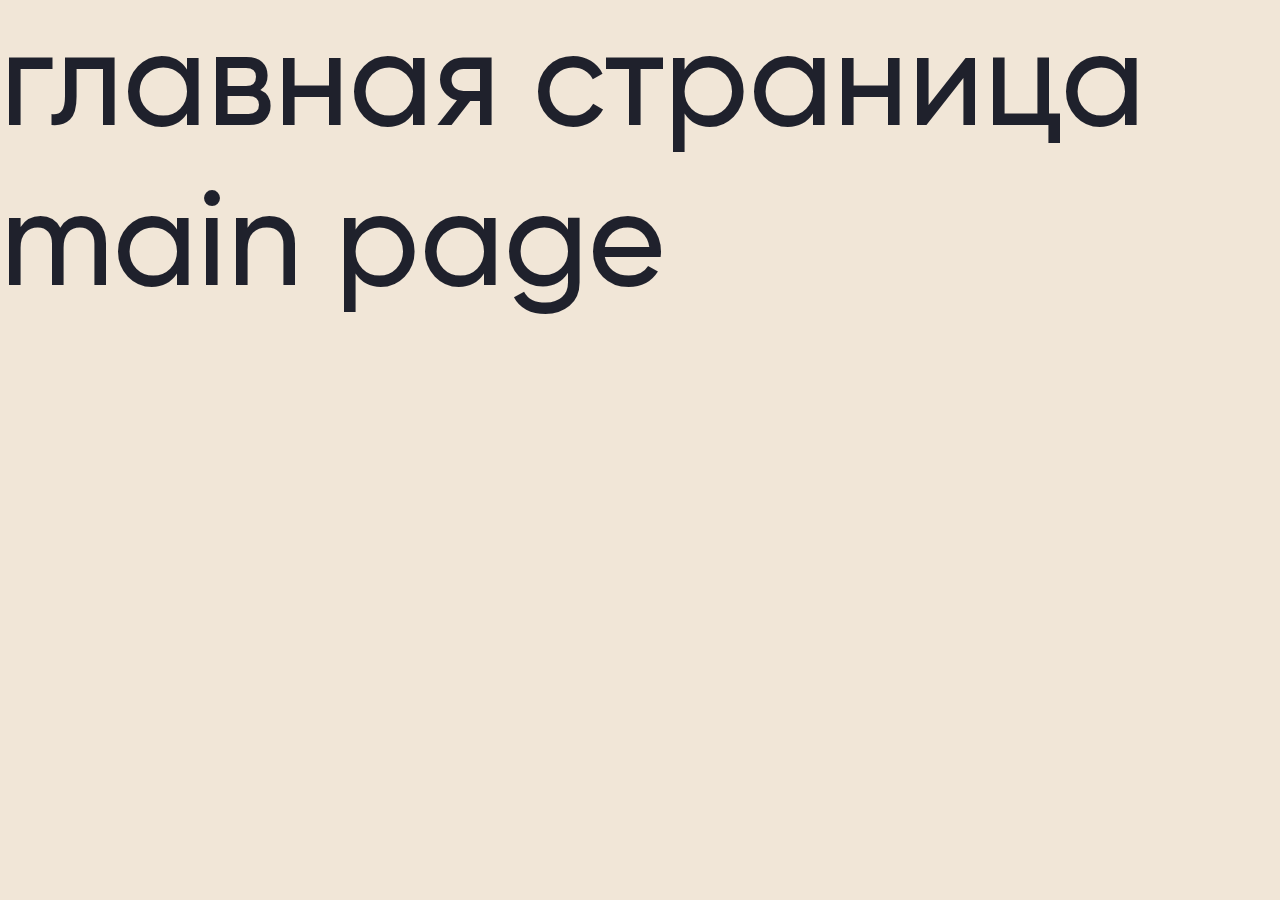
<file: index.html>
<!DOCTYPE html>
<html lang="ru">
<head>
    <meta charset="UTF-8">
    <meta name="viewport" content="width=device-width, initial-scale=1.0, shrink-to-fit=no">
    <meta name="description" content="another website">
    <title>Алиал</title>

    <link rel="stylesheet" href="css/swiper-bundle.min.css">
    <link rel="stylesheet" href="font/stylesheet.css">
    <link rel="stylesheet" href="css/style.css">
</head>
<body>

<a href="./main.html" style="font-size: 20rem;">главная страница</a><br>
<a href="./main_en.html" style="font-size: 20rem;">main page</a>

<script src="https://api-maps.yandex.ru/2.1/?lang=ru_RU"></script>
<script src="js/swiper-bundle.min.js"></script>
<script src="./js/jquery.fancybox.min.js"></script>
<script src="https://code.jquery.com/jquery-3.3.1.min.js" integrity="sha256-FgpCb/KJQlLNfOu91ta32o/NMZxltwRo8QtmkMRdAu8=" crossorigin="anonymous"></script>
<script src="./js/jquery.maskedinput.js"></script>
<script src="./js/inputmask.js"></script>
<script src="./js/swiper.js"></script>
<script src="js/main.js"></script>
</body>
</html>
</file>
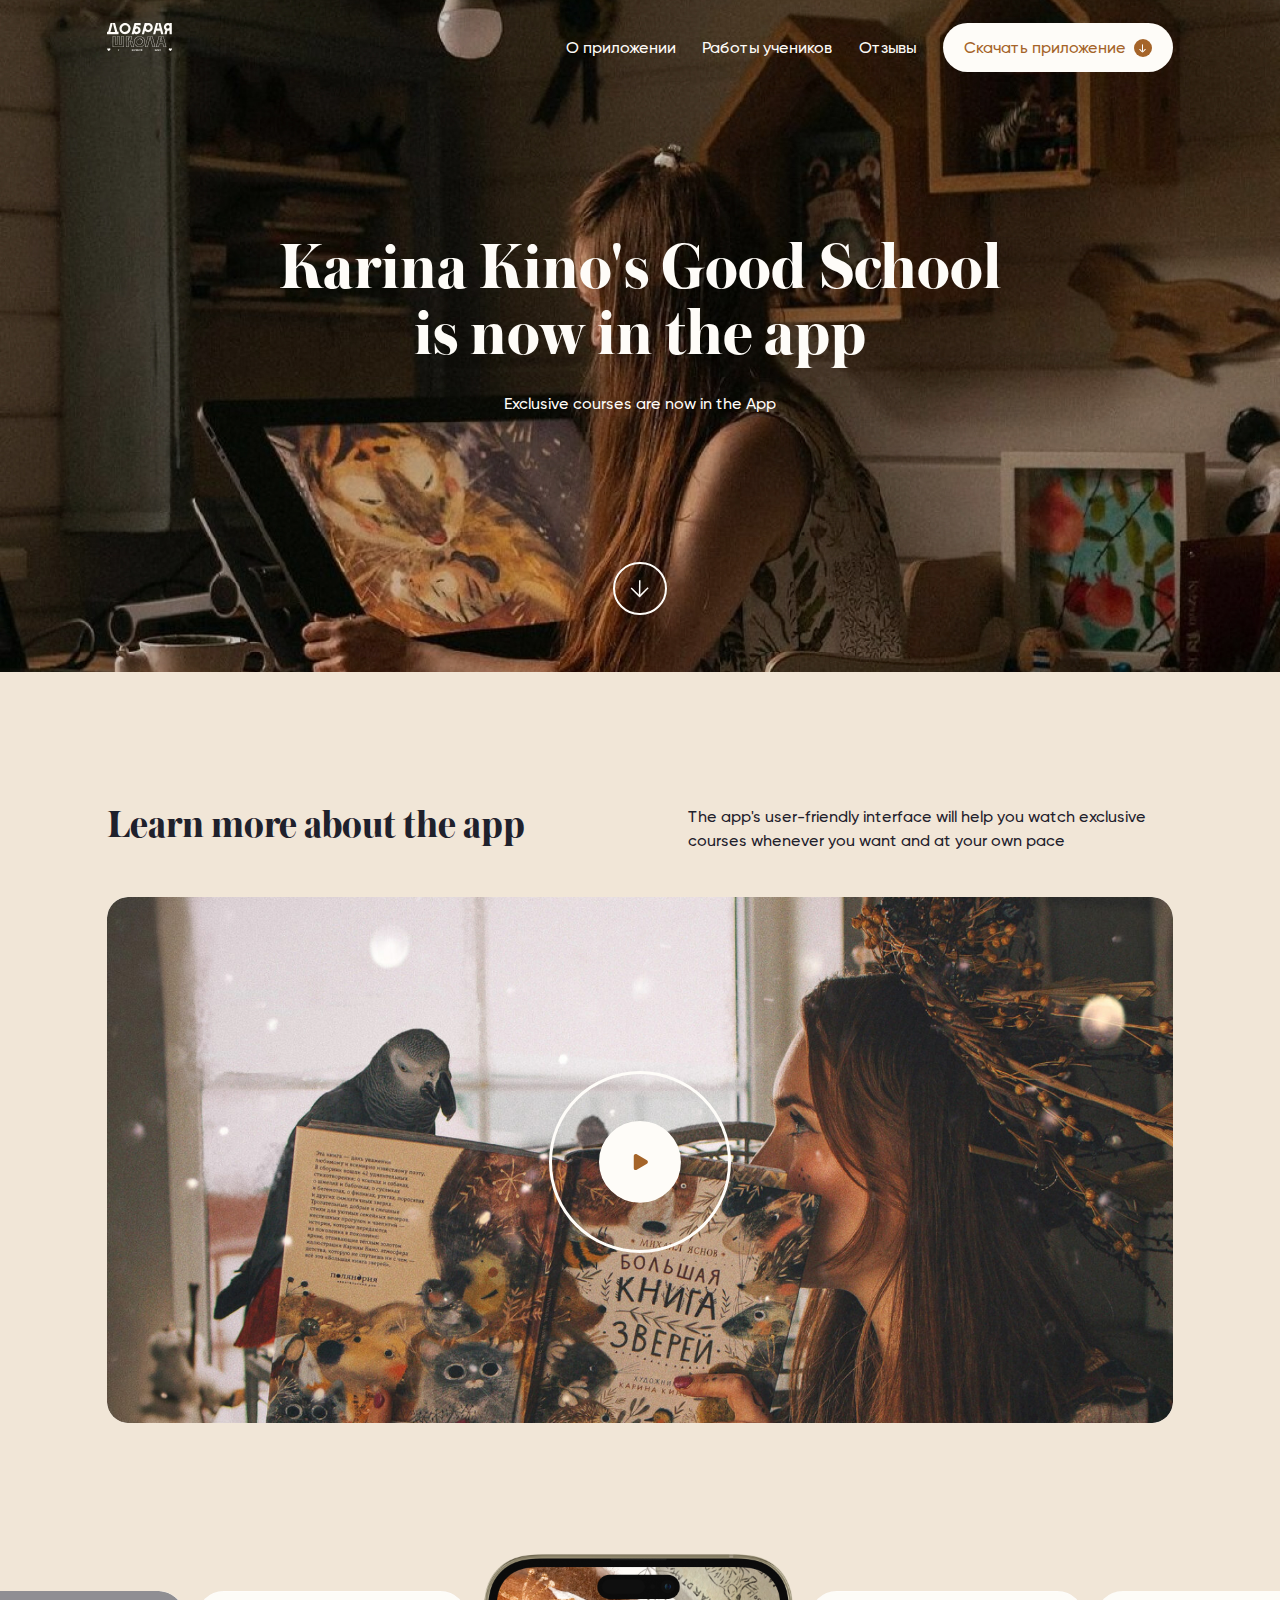
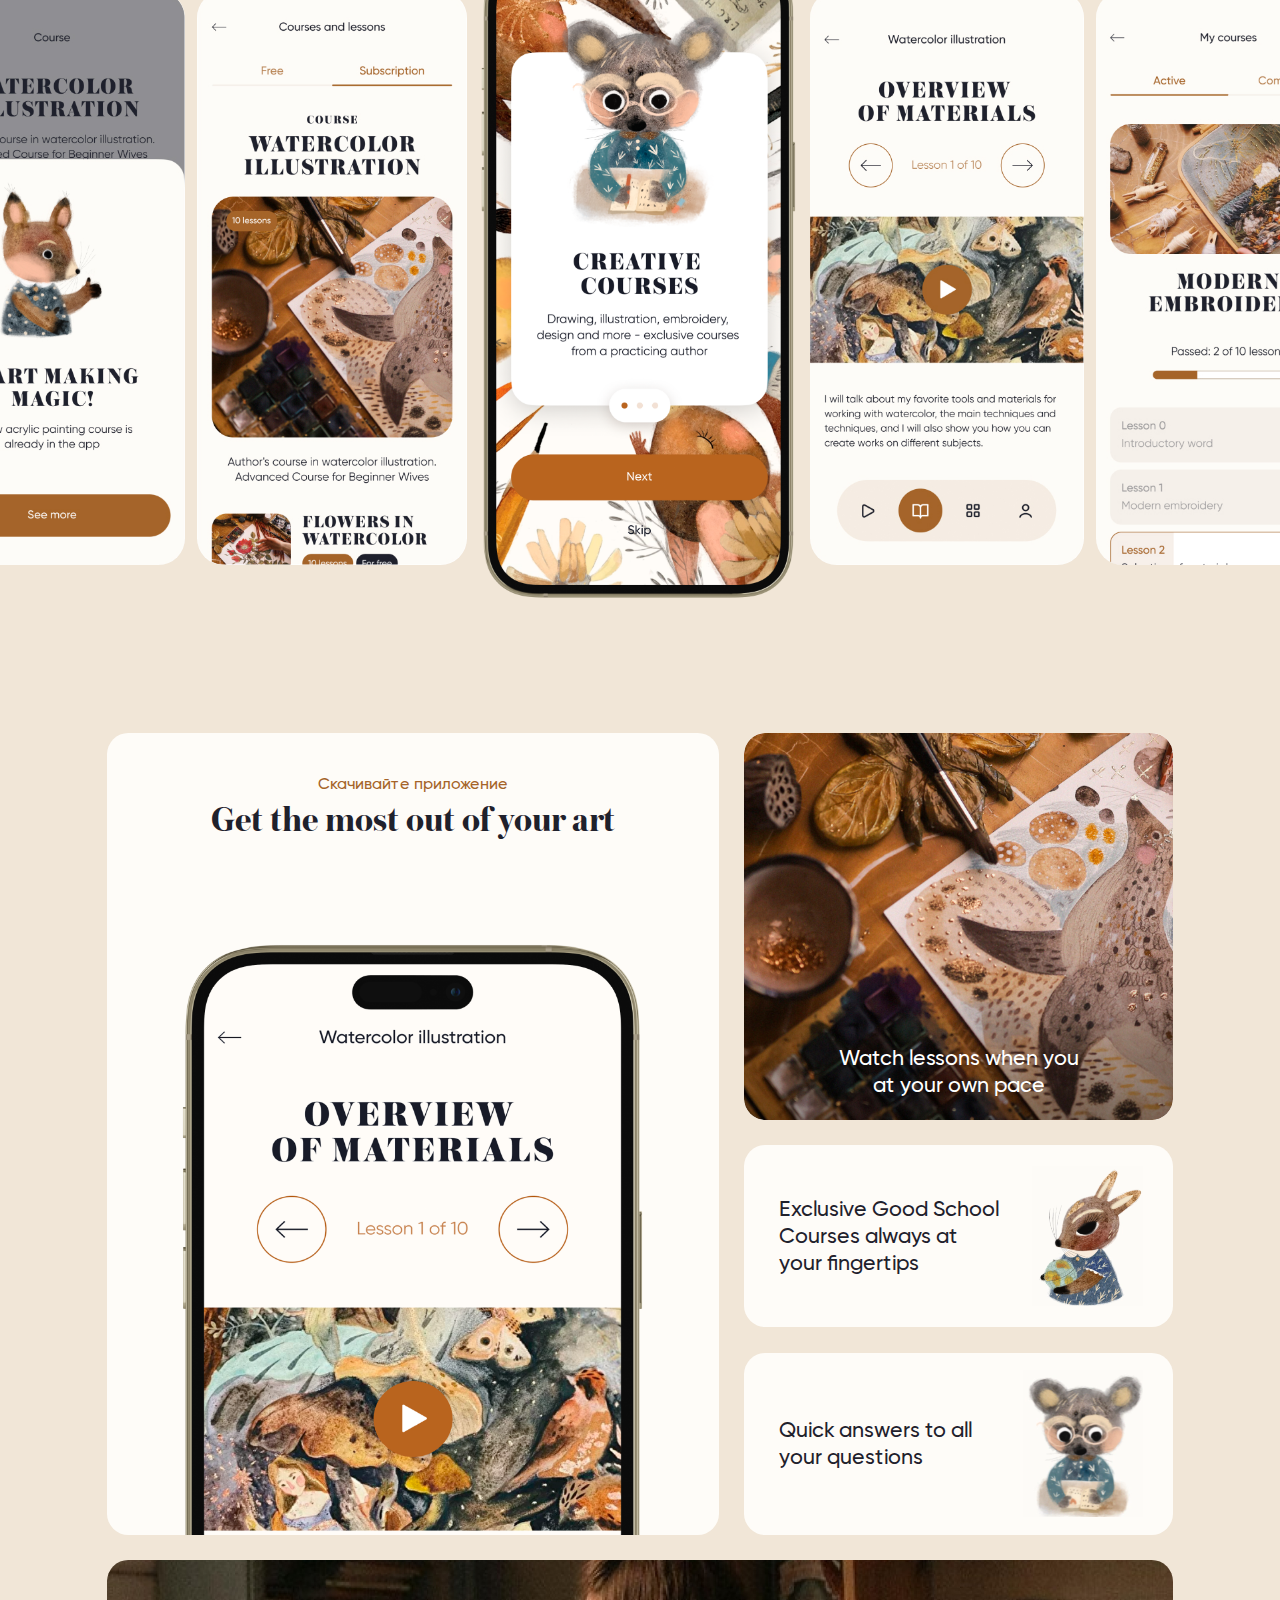
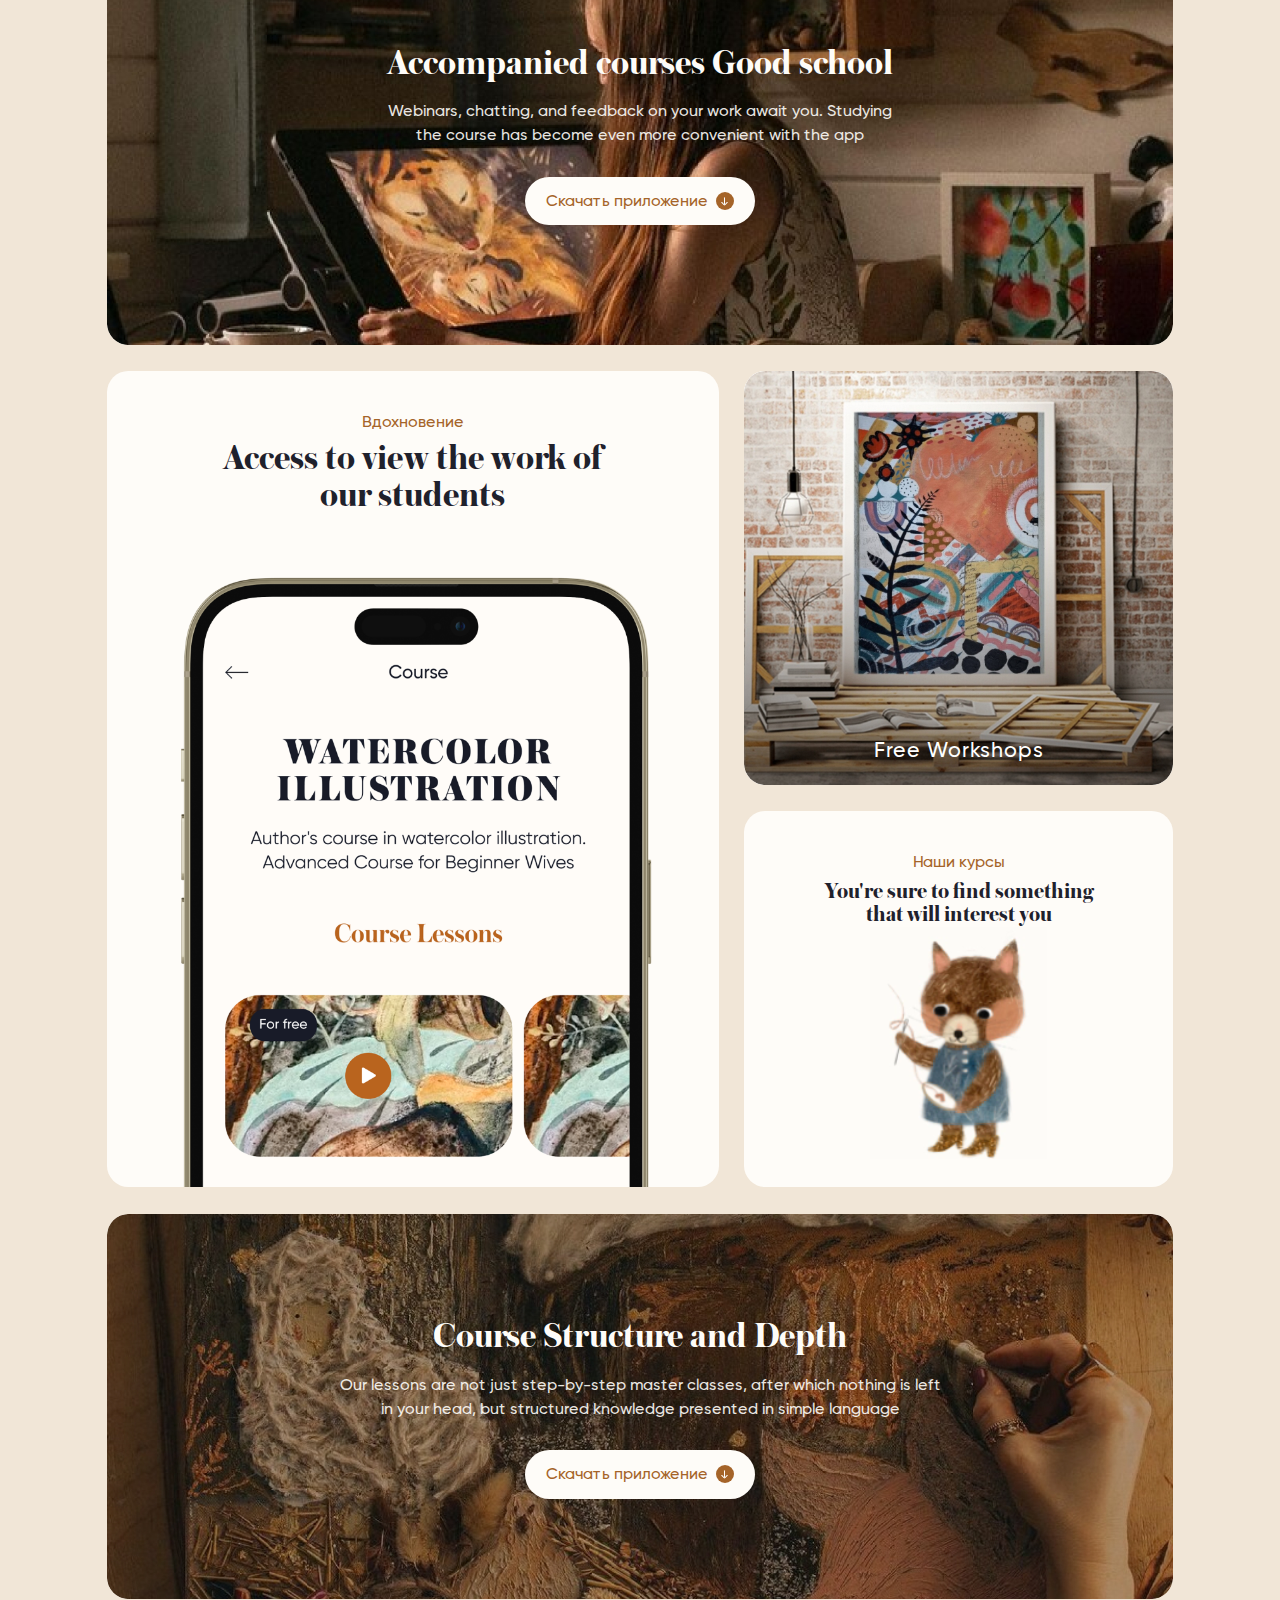
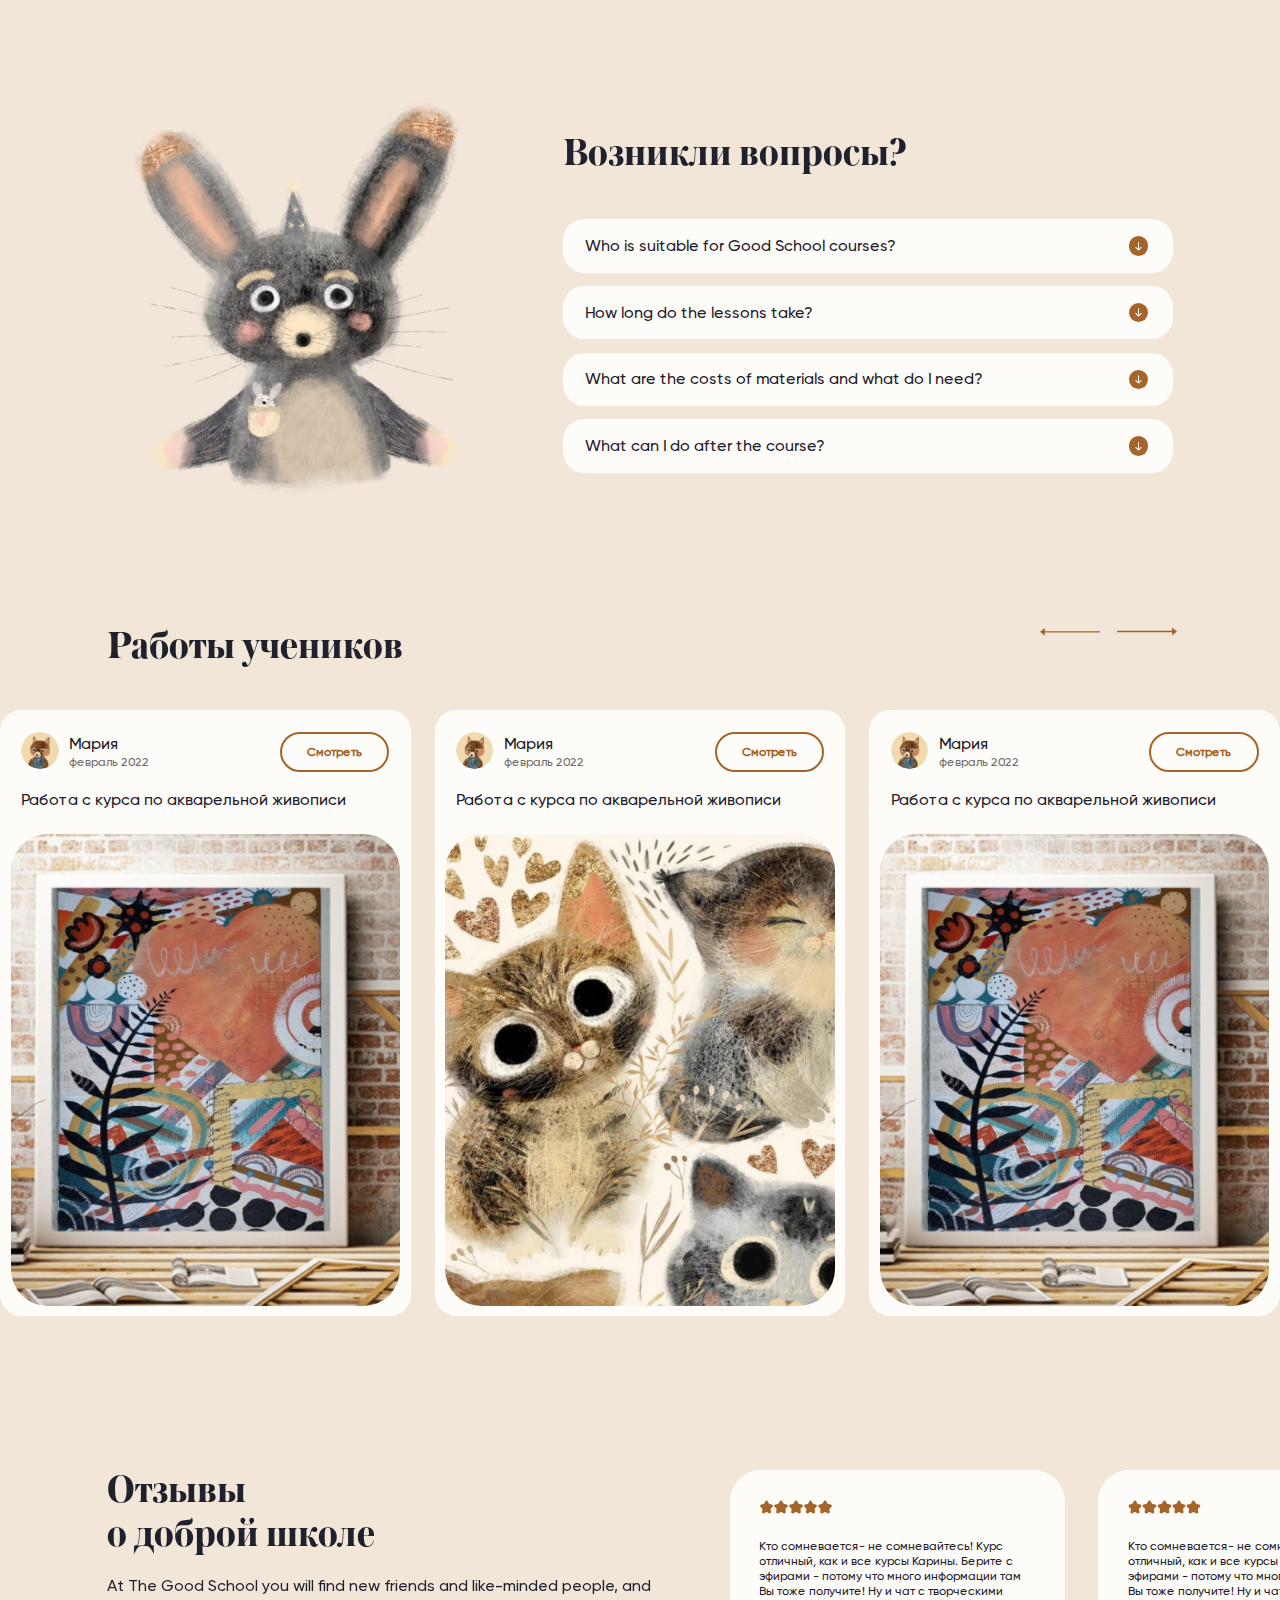
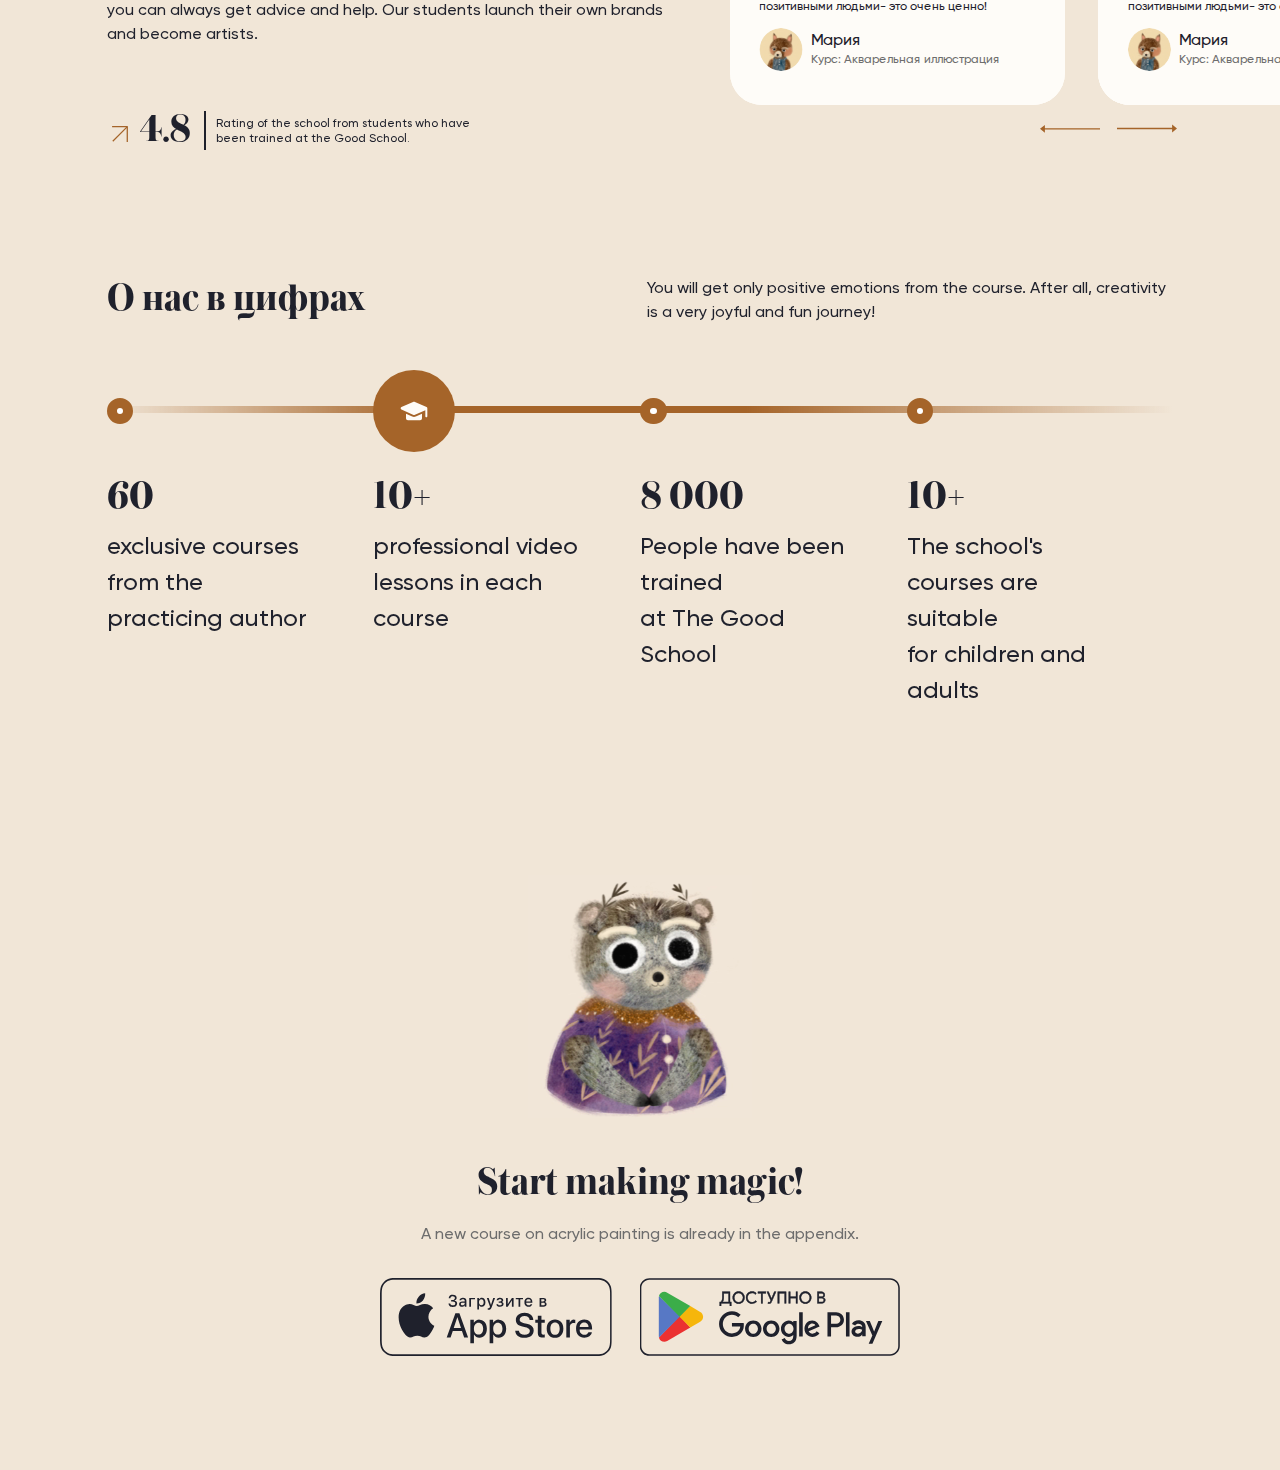
<file: main_en.html>
<!DOCTYPE html>
<html lang="en">
<head>
    <meta charset="UTF-8">
    <meta name="viewport" content="width=device-width, initial-scale=1.0, shrink-to-fit=no">
    <meta name="description" content="Install the Good School app by Karina Kino and learn the theory and practice of drawing, illustration, embroidery, design and more, anywhere on your mobile device. Get the opportunity to take interesting and useful courses, as well as receive feedback on your work. Register in the Karina-Kino school application and get access to exclusive materials.">
    <title>A pleasant and user-friendly interface of the application will help you watch exclusive courses at your convenience and at the right pace</title>

    <link rel="stylesheet" href="css/swiper-bundle.min.css">
    <link rel="stylesheet" href="font/stylesheet.css">
    <link rel="stylesheet" href="css/style.css">
</head>
<body>

<header class="header">
    <div class="container">
        <div class="header__left">
            <div class="header__logo">
                <a href=""><img src="./img/logo.svg" alt=""></a>
            </div>
        </div>
        <div class="header__right">
            <div class="header__right-item"><a href="#about-app">О приложении</a></div>
            <div class="header__right-item"><a href="#student-work">Работы учеников</a></div>
            <div class="header__right-item"><a href="#reviews">Отзывы</a></div>
            <div class="header__link">
                <a href="#footer" class="fixed-link__main">
                    <div class="fixed-link__main-text">Скачать приложение</div>
                    <div class="fixed-link__main-icon"></div>
                </a>
            </div>
        </div>
    </div>
</header>

<div class="fixed-link">
    <a href="#footer" class="fixed-link__main">
        <div class="fixed-link__main-text">Скачать приложение</div>
        <div class="fixed-link__main-icon"></div>
    </a>
</div>
<div class="popup">
    <div class="popup__container">

    </div>
</div>

<main>

    <section class="baner">
        <div class="container">
            <div class="baner__img">
                <img src="./img/main-baner.jpg" alt="">
            </div>
            <div class="baner__info">
                <h1 class="baner__title">Karina Kino's Good School<br class="desktop"> is now in the app</h1>
                <div class="baner__text">Exclusive courses are now in the App</div>
            </div>
            <button class="baner__btn">
                <a href="#about-app"></a>
            </button>
        </div>
    </section>

    <section class="about-app" id="about-app">
        <div class="container">
            <div class="about-app__head">
                <div class="about-app__title">Learn more about the app</div>
                <div class="about-app__text desktop">The app's user-friendly interface will help you watch exclusive courses whenever you want and at your own pace</div>
                <div class="about-app__text mobile">В Доброй школе вы найдёте себе новых друзей и единомышленников, всегда сможете получить совет и помощь. Наши ученики запускают свои свои бренды и становятся художниками.</div>
            </div>
            <div class="about-app__video" data-state="not-started">
                <div class="about-app__video-double left mobile">
                    <div class="about-app__video-double-back"></div>
                    <div class="about-app__video-double-icon">
                        <img src="./img/icon/fast.svg" alt="">
                    </div>
                    <span>10</span>
                </div>
                <div class="about-app__video-double right  mobile">
                    <div class="about-app__video-double-back"></div>
                    <span>10</span>
                    <div class="about-app__video-double-icon">
                        <img src="./img/icon/fast.svg" alt="">
                    </div>
                </div>
                <video id="main-video" preload="metadata" poster="./img/book-video-img.jpg">
                    <source src="./video/MxYJEx5Z.mp4"  type="video/mp4">
                </video>
                <div class="about-app__video-start">
                    <div class="about-app__video-start-play">
                        <img src="./img/icon/play.svg" alt="">
                    </div>
                </div>
                <div class="about-app__video-stopped">
                    <img src="./img/icon/big-pause.svg" alt="">
                </div>
                <div id="video-controls" class="about-app__video-controls" data-state="visible">
                    <button id="playpause" type="button" data-state="play" class="desktop"></button>
                    <span class="about-app__video-current"></span>
                    <div class="about-app__video-progress">
                        <div class="about-app__video-progress-filled">

                        </div>
                    </div>
                    <span class="mobile">/</span>
                    <span class="about-app__video-duration"></span>
                    <button class="about-app__video-controls-mute" id="mute" type="button" data-state="mute"></button>
                    <input type="range" name="volume" class="about-app__video-controls-volume" min="0" max="1" step="0.05" value="1">
                    <button class="about-app__video-controls-full" id="full-screen" type="button" data-state="go-fullscreen"></button>
                </div>
            </div>
        </div>
    </section>

    <section class="app-look">
        <div class="container">
            <div class="app-look__list desktop">
                <div class="app-look__item"><img src="./img/app-look-eng/1.jpg" alt=""></div>
                <div class="app-look__item"><img src="./img/app-look-eng/2.jpg" alt=""></div>
                <div class="app-look__item center"><img src="./img/app-look-eng/3.png" alt=""></div>
                <div class="app-look__item"><img src="./img/app-look-eng/4.jpg" alt=""></div>
                <div class="app-look__item"><img src="./img/app-look-eng/5.jpg" alt=""></div>
            </div>
            <div class="swiper-container app-look__swiper mobile">
                <div class="swiper-wrapper">
                    <div class="swiper-slide app-look__slide">
                        <div class="app-look__item center"><img src="./img/app-look-eng/3.png" alt=""></div>
                    </div>
                    <div class="swiper-slide app-look__slide">
                        <div class="app-look__item"><img src="./img/app-look-eng/4.jpg" alt=""></div>
                    </div>
                    <div class="swiper-slide app-look__slide">
                        <div class="app-look__item"><img src="./img/app-look-eng/5-1.jpg" alt=""></div>
                    </div>
                    <div class="swiper-slide app-look__slide">
                        <div class="app-look__item"><img src="./img/app-look-eng/1-1.jpg" alt=""></div>
                    </div>
                    <div class="swiper-slide app-look__slide">
                        <div class="app-look__item"><img src="./img/app-look-eng/2.jpg" alt=""></div>
                    </div>
                </div>
             </div>
             <div class="swiper-pagination app-look__pagination"></div>
        </div>
    </section>

    <section class="frames">
        <div class="container">
            <div class="frames__first">
                <div class="frames__first-item">
                    <div class="frames__info">
                        <div class="frames__info-link">
                            <a href="">Скачивайте приложение</a>
                        </div>
                        <div class="frames__info-title">Get the most out of your art</div>
                    </div>
                    <div class="frames__first-main-img">
                        <img src="./img/frame-eng/frame-first-mob.png" alt="">
                    </div>
                </div>
                <div class="frames__first-item">
                    <div class="frames__first-back-text">Watch lessons when you<br> at your own pace</div>
                    <div class="frames__first-back-img">
                        <img src="./img/frame/frame-first-back.jpg" alt="">
                    </div>
                </div>
                <div class="frames__first-item frames__first-animation">
                    <div class="frames__first-animation-text">Exclusive Good School Courses always at your fingertips</div>
                    <div class="frames__first-animation-anim">
                        <!-- <img src="./img/frame/first-anim1.png" alt=""> -->
                        <video autoplay loop muted>
                            <source src="./video/anim/Lisichka.mp4"  type="video/mp4">
                        </video>
                    </div>
                </div>
                <div class="frames__first-item frames__first-animation">
                    <div class="frames__first-animation-text">Quick answers to all your questions</div>
                    <div class="frames__first-animation-anim">
                        <!-- <img src="./img/frame/first-anim2.png" alt=""> -->
                        <video autoplay loop muted>
                            <source src="./video/anim/Myshka.mp4"  type="video/mp4">
                        </video>
                    </div>
                </div>
            </div>
            <div class="frames__big">
                <div class="frames__big-img">
                    <img class="desktop" src="./img/frame/big-back1.jpg" alt="">
                    <img class="mobile" src="./img/frame/big-back1-mob.jpg" alt="">
                </div>
                <div class="frames__big-info">
                    <div class="frames__big-info-title">Accompanied courses Good school</div>
                    <div class="frames__big-info-text">Webinars, chatting, and feedback on your work await you. Studying the course has become even more convenient with the app</div>
                    <a href="#footer" class="frames__main-link">
                        <div class="frames__main-link-text">Скачать приложение</div>
                        <div class="frames__main-link-icon"></div>
                    </a>
                </div>
            </div>
            <div class="frames__second">
                <div class="frames__second-item">
                    <div class="frames__info">
                        <div class="frames__info-link">
                            <a href="">Вдохновение</a>
                        </div>
                        <div class="frames__info-title">Access to view the work of<br> our students</div>
                    </div>
                    <div class="frames__second-main-img">
                        <img src="./img/frame-eng/frame-second-mob.png" alt="">
                    </div>
                </div>
                <div class="frames__second-item">
                    <div class="frames__second-back-text">Free Workshops</div>
                    <div class="frames__second-back-img">
                        <img src="./img/frame/frame-second-back.jpg" alt="">
                    </div>
                </div>
                <div class="frames__second-item frames__second-animation">
                    <div class="frames__info">
                        <div class="frames__info-link">
                            <a href="">Наши курсы</a>
                        </div>
                        <div class="frames__info-title">You're sure to find something that will interest you</div>
                    </div>
                    <div class="frames__second-animation-anim">
                        <!-- <img src="./img/frame/second-anim3.png" alt=""> -->
                        <video autoplay loop muted>
                            <source src="./video/anim/Kotik.mp4"  type="video/mp4">
                        </video>
                    </div>
                </div>
            </div>
            <div class="frames__big">
                <div class="frames__big-img">
                    <img class="desktop" src="./img/frame/big-back2.jpg" alt="">
                    <img class="mobile" src="./img/frame/big-back2-mob.jpg" alt="">
                </div>
                <div class="frames__big-info">
                    <div class="frames__big-info-title">Course Structure and Depth</div>
                    <div class="frames__big-info-text">Our lessons are not just step-by-step master classes, after which nothing is left in your head, but structured knowledge presented in simple language</div>
                    <a href="#footer" class="frames__main-link">
                        <div class="frames__main-link-text">Скачать приложение</div>
                        <div class="frames__main-link-icon"></div>
                    </a>
                </div>
            </div>
        </div>
    </section>

    <section class="questions">
        <div class="container">
            <div class="questions__img">
                <!-- <img src="./img/question-img.svg" alt=""> -->
                <video autoplay loop muted>
                    <source src="./video/anim/Zaika.mp4"  type="video/mp4">
                </video>
            </div>
            <div class="questions__modul">
                <div class="questions__title">Возникли вопросы?</div>
                <div class="questions__list">
                    <div class="questions__item">
                        <div class="questions__item-head">
                            <div class="questions__item-title">Who is suitable for Good School courses?</div>
                            <div class="questions__item-icon"></div>
                        </div>
                        <div class="questions__item-text">Our courses are suitable for beginners as well as for people who have experience and specialization. The program is specially designed so that it is interesting and understandable to everyone. The results, of course, will vary, but we are not competing with each other. For those who are just beginning, it is important to make the first step, and the results will not be long in coming.</div>
                    </div>
                    <div class="questions__item">
                        <div class="questions__item-head">
                            <div class="questions__item-title">How long do the lessons take?</div>
                            <div class="questions__item-icon"></div>
                        </div>
                        <div class="questions__item-text">It takes about an hour to watch the master class. The task also does not take much time and can be done at your own pace. This is the good thing about the course in the record - you yourself regulate the extent of their workload. But experience shows that the desire to create more and more often.</div>
                    </div>
                    <div class="questions__item">
                        <div class="questions__item-head">
                            <div class="questions__item-title">What are the costs of materials and what do I need?</div>
                            <div class="questions__item-icon"></div>
                        </div>
                        <div class="questions__item-text">Before the course begins, we give you an overview of the recommended materials. We don't have assignments that require a strict match in materials. We tell you as much as possible about the materials and their capabilities, and you choose based on your ability and desire.</div>
                    </div>
                    <div class="questions__item">
                        <div class="questions__item-head">
                            <div class="questions__item-title">What can I do after the course?</div>
                            <div class="questions__item-icon"></div>
                        </div>
                        <div class="questions__item-text">The goal of my courses is to give you the knowledge that will allow you to keep active on your own. I will teach you to think creatively and freely so that you can move and develop your technique further. Maybe become a professional or leave this activity as a hobby.</div>
                    </div>
                </div>
            </div>
        </div>
    </section>

    <section class="student-work" id="student-work">
        <div class="container">
            <div class="student-work__title">Работы учеников</div>
            <div class="swiper-container student-work__swiper">
                <div class="swiper-wrapper">
                    <div class="swiper-slide student-work__slide">
                        <div class="student-work__head">
                            <div class="student-work__icon">
                                <img src="./img/students/acc-icon.jpg" alt="">
                            </div>
                            <div class="student-work__info">
                                <div class="student-work__info-name">Мария</div>
                                <div class="student-work__info-date">февраль 2022</div>
                            </div>
                            <div class="student-work__link">Смотреть</div>
                        </div>
                        <div class="student-work__text">Работа с курса по акварельной живописи</div>
                        <div class="student-work__img">
                            <img src="./img/students/img1.jpg" alt="">
                        </div>
                    </div>
                    <div class="swiper-slide student-work__slide">
                        <div class="student-work__head">
                            <div class="student-work__icon">
                                <img src="./img/students/acc-icon.jpg" alt="">
                            </div>
                            <div class="student-work__info">
                                <div class="student-work__info-name">Мария</div>
                                <div class="student-work__info-date">февраль 2022</div>
                            </div>
                            <div class="student-work__link">Смотреть</div>
                        </div>
                        <div class="student-work__text">Работа с курса по акварельной живописи</div>
                        <div class="student-work__img">
                            <img src="./img/students/img2.jpg" alt="">
                        </div>
                    </div>
                    <div class="swiper-slide student-work__slide">
                        <div class="student-work__head">
                            <div class="student-work__icon">
                                <img src="./img/students/acc-icon.jpg" alt="">
                            </div>
                            <div class="student-work__info">
                                <div class="student-work__info-name">Мария</div>
                                <div class="student-work__info-date">февраль 2022</div>
                            </div>
                            <div class="student-work__link">Смотреть</div>
                        </div>
                        <div class="student-work__text">Работа с курса по акварельной живописи</div>
                        <div class="student-work__img">
                            <img src="./img/students/img3.jpg" alt="">
                        </div>
                    </div>
                    <div class="swiper-slide student-work__slide">
                        <div class="student-work__head">
                            <div class="student-work__icon">
                                <img src="./img/students/acc-icon.jpg" alt="">
                            </div>
                            <div class="student-work__info">
                                <div class="student-work__info-name">Мария</div>
                                <div class="student-work__info-date">февраль 2022</div>
                            </div>
                            <div class="student-work__link">Смотреть</div>
                        </div>
                        <div class="student-work__text">Работа с курса по акварельной живописи</div>
                        <div class="student-work__img">
                            <img src="./img/students/img4.jpg" alt="">
                        </div>
                    </div>
                </div>
             </div>
             <div class="swiper-button-next btn-next student-work__btn-next desktop"></div>
             <div class="swiper-button-prev btn-prev student-work__btn-prev desktop"></div>
             <div class="swiper-pagination student-work__pagination mobile"></div>
        </div>
    </section>

    <section class="reviews" id="reviews">
        <div class="container">
            <div class="reviews__head">
                <div class="reviews__head-title">Отзывы<br class="desktop"> о доброй школе</div>
                <div class="reviews__head-text">At The Good School you will find new friends and like-minded people, and you can always get advice and help. Our students launch their own brands and become artists.</div>
                <div class="reviews__head-rating desktop">
                    <div class="reviews__head-rating-icon">
                        <img src="./img/icon/arrowupprightbrown.svg" alt="">
                    </div>
                    <div class="reviews__head-rating-number">4.8</div>
                    <div class="reviews__head-rating-line"></div>
                    <div class="reviews__head-rating-text">Rating of the school from students who have been trained at the Good School.</div>
                </div>
                <div class="reviews__head-rating mobile">
                    <div class="reviews__head-rating-icon">
                        <img src="./img/icon/arrowupprightbrown.svg" alt="">
                    </div>
                    <div class="reviews__head-rating-number">8 000</div>
                    <div class="reviews__head-rating-line"></div>
                    <div class="reviews__head-rating-text">Человек прошли бучение в Доброй школе на разных потоках</div>
                </div>
            </div>
            <div class="reviews__container">
                <div class="swiper-container reviews__swiper desktop">
                    <div class="swiper-wrapper">
                        <div class="swiper-slide reviews__slide">
                            <div class="reviews__stars">
                                <div class="reviews__star"><img src="./img/icon/starred.svg" alt=""></div>
                                <div class="reviews__star"><img src="./img/icon/starred.svg" alt=""></div>
                                <div class="reviews__star"><img src="./img/icon/starred.svg" alt=""></div>
                                <div class="reviews__star"><img src="./img/icon/starred.svg" alt=""></div>
                                <div class="reviews__star"><img src="./img/icon/starred.svg" alt=""></div>
                            </div>
                            <div class="reviews__slide-text">Кто сомневается- не сомневайтесь! Курс отличный, как и все курсы Карины. Берите с эфирами - потому что много информации там Вы тоже получите! Ну и чат с творческими позитивными людьми- это очень ценно!</div>
                            <div class="reviews__slide-bottom">
                                <div class="reviews__slide-bottom-icon">
                                    <img src="./img/students/acc-icon.jpg" alt="">
                                </div>
                                <div class="reviews__slide-bottom-info">
                                    <div class="reviews__slide-bottom-name">Мария</div>
                                    <div class="reviews__slide-bottom-course">Курс: Акварельная иллюстрация</div>
                                </div>
                            </div>
                        </div>
                        <div class="swiper-slide reviews__slide">
                            <div class="reviews__stars">
                                <div class="reviews__star"><img src="./img/icon/starred.svg" alt=""></div>
                                <div class="reviews__star"><img src="./img/icon/starred.svg" alt=""></div>
                                <div class="reviews__star"><img src="./img/icon/starred.svg" alt=""></div>
                                <div class="reviews__star"><img src="./img/icon/starred.svg" alt=""></div>
                                <div class="reviews__star"><img src="./img/icon/starred.svg" alt=""></div>
                            </div>
                            <div class="reviews__slide-text">Кто сомневается- не сомневайтесь! Курс отличный, как и все курсы Карины. Берите с эфирами - потому что много информации там Вы тоже получите! Ну и чат с творческими позитивными людьми- это очень ценно!</div>
                            <div class="reviews__slide-bottom">
                                <div class="reviews__slide-bottom-icon">
                                    <img src="./img/students/acc-icon.jpg" alt="">
                                </div>
                                <div class="reviews__slide-bottom-info">
                                    <div class="reviews__slide-bottom-name">Мария</div>
                                    <div class="reviews__slide-bottom-course">Курс: Акварельная иллюстрация</div>
                                </div>
                            </div>
                        </div>
                        <div class="swiper-slide reviews__slide">
                            <div class="reviews__stars">
                                <div class="reviews__star"><img src="./img/icon/starred.svg" alt=""></div>
                                <div class="reviews__star"><img src="./img/icon/starred.svg" alt=""></div>
                                <div class="reviews__star"><img src="./img/icon/starred.svg" alt=""></div>
                                <div class="reviews__star"><img src="./img/icon/starred.svg" alt=""></div>
                                <div class="reviews__star"><img src="./img/icon/starred.svg" alt=""></div>
                            </div>
                            <div class="reviews__slide-text">Кто сомневается- не сомневайтесь! Курс отличный, как и все курсы Карины. Берите с эфирами - потому что много информации там Вы тоже получите! Ну и чат с творческими позитивными людьми- это очень ценно!</div>
                            <div class="reviews__slide-bottom">
                                <div class="reviews__slide-bottom-icon">
                                    <img src="./img/students/acc-icon.jpg" alt="">
                                </div>
                                <div class="reviews__slide-bottom-info">
                                    <div class="reviews__slide-bottom-name">Мария</div>
                                    <div class="reviews__slide-bottom-course">Курс: Акварельная иллюстрация</div>
                                </div>
                            </div>
                        </div>
                        <div class="swiper-slide reviews__slide">
                            <div class="reviews__stars">
                                <div class="reviews__star"><img src="./img/icon/starred.svg" alt=""></div>
                                <div class="reviews__star"><img src="./img/icon/starred.svg" alt=""></div>
                                <div class="reviews__star"><img src="./img/icon/starred.svg" alt=""></div>
                                <div class="reviews__star"><img src="./img/icon/starred.svg" alt=""></div>
                                <div class="reviews__star"><img src="./img/icon/starred.svg" alt=""></div>
                            </div>
                            <div class="reviews__slide-text">Кто сомневается- не сомневайтесь! Курс отличный, как и все курсы Карины. Берите с эфирами - потому что много информации там Вы тоже получите! Ну и чат с творческими позитивными людьми- это очень ценно!</div>
                            <div class="reviews__slide-bottom">
                                <div class="reviews__slide-bottom-icon">
                                    <img src="./img/students/acc-icon.jpg" alt="">
                                </div>
                                <div class="reviews__slide-bottom-info">
                                    <div class="reviews__slide-bottom-name">Мария</div>
                                    <div class="reviews__slide-bottom-course">Курс: Акварельная иллюстрация</div>
                                </div>
                            </div>
                        </div>
                    </div>
                </div>
                <div class="swiper-container reviews__swiper-mobile mobile">
                    <div class="swiper-wrapper">
                        <div class="swiper-slide reviews__slide">
                            <div class="reviews__stars">
                                <div class="reviews__star"><img src="./img/icon/starred.svg" alt=""></div>
                                <div class="reviews__star"><img src="./img/icon/starred.svg" alt=""></div>
                                <div class="reviews__star"><img src="./img/icon/starred.svg" alt=""></div>
                                <div class="reviews__star"><img src="./img/icon/starred.svg" alt=""></div>
                                <div class="reviews__star"><img src="./img/icon/starred.svg" alt=""></div>
                            </div>
                            <div class="reviews__slide-text">Кто сомневается- не сомневайтесь! Курс отличный, как и все курсы Карины. Берите с эфирами - потому что много информации там Вы тоже получите! Ну и чат с творческими позитивными людьми- это очень ценно!</div>
                            <div class="reviews__slide-bottom">
                                <div class="reviews__slide-bottom-icon">
                                    <img src="./img/students/acc-icon.jpg" alt="">
                                </div>
                                <div class="reviews__slide-bottom-info">
                                    <div class="reviews__slide-bottom-name">Мария</div>
                                    <div class="reviews__slide-bottom-course">Курс: Акварельная иллюстрация</div>
                                </div>
                            </div>
                        </div>
                        <div class="swiper-slide reviews__slide">
                            <div class="reviews__stars">
                                <div class="reviews__star"><img src="./img/icon/starred.svg" alt=""></div>
                                <div class="reviews__star"><img src="./img/icon/starred.svg" alt=""></div>
                                <div class="reviews__star"><img src="./img/icon/starred.svg" alt=""></div>
                                <div class="reviews__star"><img src="./img/icon/starred.svg" alt=""></div>
                                <div class="reviews__star"><img src="./img/icon/starred.svg" alt=""></div>
                            </div>
                            <div class="reviews__slide-text">Кто сомневается- не сомневайтесь! Курс отличный, как и все курсы Карины. Берите с эфирами - потому что много информации там Вы тоже получите! Ну и чат с творческими позитивными людьми- это очень ценно!</div>
                            <div class="reviews__slide-bottom">
                                <div class="reviews__slide-bottom-icon">
                                    <img src="./img/students/acc-icon.jpg" alt="">
                                </div>
                                <div class="reviews__slide-bottom-info">
                                    <div class="reviews__slide-bottom-name">Мария</div>
                                    <div class="reviews__slide-bottom-course">Курс: Акварельная иллюстрация</div>
                                </div>
                            </div>
                        </div>
                        <div class="swiper-slide reviews__slide">
                            <div class="reviews__stars">
                                <div class="reviews__star"><img src="./img/icon/starred.svg" alt=""></div>
                                <div class="reviews__star"><img src="./img/icon/starred.svg" alt=""></div>
                                <div class="reviews__star"><img src="./img/icon/starred.svg" alt=""></div>
                                <div class="reviews__star"><img src="./img/icon/starred.svg" alt=""></div>
                                <div class="reviews__star"><img src="./img/icon/starred.svg" alt=""></div>
                            </div>
                            <div class="reviews__slide-text">Кто сомневается- не сомневайтесь! Курс отличный, как и все курсы Карины. Берите с эфирами - потому что много информации там Вы тоже получите! Ну и чат с творческими позитивными людьми- это очень ценно!</div>
                            <div class="reviews__slide-bottom">
                                <div class="reviews__slide-bottom-icon">
                                    <img src="./img/students/acc-icon.jpg" alt="">
                                </div>
                                <div class="reviews__slide-bottom-info">
                                    <div class="reviews__slide-bottom-name">Мария</div>
                                    <div class="reviews__slide-bottom-course">Курс: Акварельная иллюстрация</div>
                                </div>
                            </div>
                        </div>
                        <div class="swiper-slide reviews__slide">
                            <div class="reviews__stars">
                                <div class="reviews__star"><img src="./img/icon/starred.svg" alt=""></div>
                                <div class="reviews__star"><img src="./img/icon/starred.svg" alt=""></div>
                                <div class="reviews__star"><img src="./img/icon/starred.svg" alt=""></div>
                                <div class="reviews__star"><img src="./img/icon/starred.svg" alt=""></div>
                                <div class="reviews__star"><img src="./img/icon/starred.svg" alt=""></div>
                            </div>
                            <div class="reviews__slide-text">Кто сомневается- не сомневайтесь! Курс отличный, как и все курсы Карины. Берите с эфирами - потому что много информации там Вы тоже получите! Ну и чат с творческими позитивными людьми- это очень ценно!</div>
                            <div class="reviews__slide-bottom">
                                <div class="reviews__slide-bottom-icon">
                                    <img src="./img/students/acc-icon.jpg" alt="">
                                </div>
                                <div class="reviews__slide-bottom-info">
                                    <div class="reviews__slide-bottom-name">Мария</div>
                                    <div class="reviews__slide-bottom-course">Курс: Акварельная иллюстрация</div>
                                </div>
                            </div>
                        </div>
                    </div>
                </div>
                <div class="swiper-button-next btn-next reviews__btn-next desktop"></div>
                <div class="swiper-button-prev btn-prev reviews__btn-prev desktop"></div>
                <div class="swiper-pagination reviews__pagination mobile"></div>
            </div>
        </div>
    </section>

    <section class="about-us">
        <div class="container">
            <div class="about-us__head">
                <div class="about-us__title">О нас в цифрах</div>
                <div class="about-us__text">You will get only positive emotions from the course. After all, creativity is a very joyful and fun journey!</div>
            </div>
            <div class="about-us__list">
                <div class="about-us__line"></div>
                <div class="about-us__item">
                    <div class="about-us__cir-wr">
                        <div class="about-us__cir"></div>
                    </div>
                    <div class="about-us__info">
                        <div class="about-us__info-num">60</div>
                        <div class="about-us__info-text">exclusive courses from the practicing author</div>
                    </div>
                </div>
                <div class="about-us__item">
                    <div class="about-us__cir-wr win">
                        <img src="./img/icon/graduation-cap.svg" alt="">
                    </div>
                    <div class="about-us__info">
                        <div class="about-us__info-num">10+</div>
                        <div class="about-us__info-text">professional video<br> lessons in each course</div>
                    </div>
                </div>
                <div class="about-us__item">
                    <div class="about-us__cir-wr">
                        <div class="about-us__cir"></div>
                    </div>
                    <div class="about-us__info">
                        <div class="about-us__info-num">8 000</div>
                        <div class="about-us__info-text">People have been trained<br> at The Good School</div>
                    </div>
                </div>
                <div class="about-us__item">
                    <div class="about-us__cir-wr">
                        <div class="about-us__cir"></div>
                    </div>
                    <div class="about-us__info">
                        <div class="about-us__info-num">10+</div>
                        <div class="about-us__info-text">The school's courses are suitable<br> for children and adults</div>
                    </div>
                </div>
            </div>
        </div>
    </section>
</main>

<footer class="footer" id="footer">
    <div class="container">
        <div class="footer__img">
            <!-- <img src="./img/footer-img.jpg" alt=""> -->
            <video autoplay loop muted>
                <source src="./video/anim/Misha_2.mp4"  type="video/mp4">
            </video>
        </div>
        <div class="footer__title">Start making magic!</div>
        <div class="footer__text">A new course on acrylic painting is already in the appendix.</div>
        <div class="footer__links">
            <a class="footer__link" href="https://apps.apple.com/ru/app/kk-art-school/id1595307774">
                <img src="./img/app-store.svg" alt="">
            </a>
            <a class="footer__link" href="https://play.google.com/store/apps/details?id=com.kkapp.goodschool&hl=ru&gl=US">
                <img src="./img/google-play.svg" alt="">
            </a>
        </div>
    </div>
</footer>


<script src="https://api-maps.yandex.ru/2.1/?lang=ru_RU"></script>
<script src="./js/swiper-bundle.min.js"></script>
<script src="./js/jquery.fancybox.min.js"></script>
<script src="https://code.jquery.com/jquery-3.3.1.min.js" integrity="sha256-FgpCb/KJQlLNfOu91ta32o/NMZxltwRo8QtmkMRdAu8=" crossorigin="anonymous"></script>
<script src="./js/jquery.maskedinput.js"></script>
<script src="./js/inputmask.js"></script>
<script src="./js/swiper.js"></script>
<script src="./js/noframework.waypoints.min.js"></script>
<script src="./js/main.js"></script>
</body>
</html>
</file>
<file: font/stylesheet.css>
@font-face {
    font-family: 'Gilroy';
    src: url('gilroy-medium.ttf');
    src: local('Gilroy Medium'), local('Gilroy-Medium'),
    url('gilroy-medium.ttf') format('truetype');
    font-weight: normal;
    font-style: normal;
}

@font-face {
    font-family: 'Gilroy Bold';
    src: url('gilroy-bold.ttf');
    src: local('Gilroy Bold'), local('Gilroy-Bold'),
    url('gilroy-bold.ttf') format('truetype');
    font-weight: normal;
    font-style: normal;
}

@font-face {
    font-family: 'Gilroy Semibold';
    src: url('gilroy-semibold.ttf');
    src: local('Gilroy Semibold'), local('Gilroy-Semibold'),
    url('gilroy-semibold.ttf') format('truetype');
    font-weight: normal;
    font-style: normal;
}

@font-face {
    font-family: 'Austin Cyr';
    src: url('AustinCyr-Bold.otf');
    src: local('Austin Cyr Bold'), local('Austin-Cyr-Bold'),
    url('AustinCyr-Bold.otf') format('opentype');
    font-weight: lighter;
    font-style: normal;
}
</file>
<file: css/style.css>
*,
*::before,
*::after {
  -webkit-box-sizing: border-box;
          box-sizing: border-box;
}

html {
  font-family: "Gilroy";
  font-size: 0.5208335vw;
  font-style: normal;
  font-weight: normal;
  -webkit-animation: bugfix infinite 1s;
  line-height: 1.2;
  margin: 0;
  padding: 0;
  scroll-behavior: smooth;
}

body {
  position: relative;
  font-style: normal;
  font-weight: normal;
  -webkit-animation: bugfix infinite 1s;
  line-height: 1.2;
  margin: 0;
  padding: 0;
  color: #1F212C;
  background-color: #F1E6D7;
}
body.modal {
  overflow: hidden;
}

input,
textarea {
  -webkit-animation: bugfix infinite 1s;
  line-height: inherit;
  margin: 0;
  padding: 0;
  background-color: transparent;
  border: none;
  color: inherit;
}

a {
  color: unset;
}

a,
a:hover {
  text-decoration: none;
}

button,
input,
a,
textarea {
  outline: none;
  cursor: pointer;
  font: inherit;
}
button:focus,
input:focus,
a:focus,
textarea:focus {
  outline: none;
}
button:active,
input:active,
a:active,
textarea:active {
  outline: none;
}

h1,
h2,
h3,
h4,
h5,
h6 {
  font: inherit;
  margin: 0;
  padding: 0;
}

p {
  margin-top: 0;
  margin-bottom: 0;
}

img {
  width: 100%;
  height: auto;
  display: block;
}

button {
  border: none;
  color: inherit;
  font: inherit;
  text-align: inherit;
  padding: 0;
  background-color: transparent;
}

ul {
  padding: 0;
  margin: 0;
}

ul li {
  margin: 0;
  padding: 0;
  list-style: none;
}

.container {
  width: 160rem;
  margin: 0 auto;
}

input[type=number]::-webkit-inner-spin-button,
input[type=number]::-webkit-outer-spin-button {
  -webkit-appearance: none;
  margin: 0;
}

input[type=number] {
  -moz-appearance: textfield;
}

section {
  margin-bottom: 20rem;
}

@media (max-width: 48em) {
  html {
    font-size: 5px;
    font-size: 1.5625vw;
    font-size: 1.3333333333vw;
    -webkit-text-size-adjust: none;
  }
  body {
    -webkit-text-size-adjust: none;
  }
  .container {
    padding: 0 3.2rem;
    width: 100%;
  }
}
.header {
  position: absolute;
  padding-top: 3.5rem;
  left: 0;
  right: 0;
  z-index: 5;
}
.header .container {
  display: -webkit-box;
  display: -ms-flexbox;
  display: flex;
  -webkit-box-pack: justify;
      -ms-flex-pack: justify;
          justify-content: space-between;
}
.header__logo {
  width: 9.8rem;
  height: 4.2rem;
}
.header__right {
  display: -webkit-box;
  display: -ms-flexbox;
  display: flex;
  gap: 4rem;
  -webkit-box-align: center;
      -ms-flex-align: center;
          align-items: center;
}
.header__right-item {
  font-weight: 500;
  font-size: 2.4rem;
  line-height: 150%;
  color: #FEFCF8;
}
.header__link {
  opacity: 1;
  -webkit-transition: all 0.5s;
  transition: all 0.5s;
}
.header__link.active {
  opacity: 0;
}

@media (max-width: 48em) {
  .header {
    padding-top: 8vw;
  }
  .header__logo {
    width: 18.4vw;
    height: 6vw;
  }
  .header__right-item {
    display: none;
  }
}
.footer {
  margin-bottom: 17rem;
}
.footer__img {
  margin: 0 auto;
  margin-bottom: 6.6rem;
  position: relative;
  width: 33.5rem;
  height: 36.6rem;
  overflow: hidden;
}
.footer__img img {
  mix-blend-mode: darken;
}
.footer__img video {
  width: 35rem;
  height: 36.6rem;
  position: absolute;
  top: 0;
  left: -0.5rem;
}
.footer__title {
  font-family: "Austin Cyr";
  font-weight: 700;
  font-size: 6rem;
  line-height: 110%;
  text-align: center;
  margin-bottom: 2.4rem;
}
.footer__text {
  font-weight: 500;
  font-size: 2.4rem;
  line-height: 150%;
  text-align: center;
  color: #6D6D6D;
  margin-bottom: 4.8rem;
}
.footer__links {
  margin: 0 auto;
  display: -webkit-box;
  display: -ms-flexbox;
  display: flex;
  gap: 4.2rem;
  -webkit-box-pack: center;
      -ms-flex-pack: center;
          justify-content: center;
}
.footer__link {
  height: 11.7rem;
}
.footer__link:nth-child(1) {
  width: 34.871rem;
}
.footer__link:nth-child(2) {
  width: 39rem;
}

@media (max-width: 48em) {
  .footer {
    margin-bottom: 26vw;
  }
  .footer__img {
    height: 47.5vw;
    margin: 0 auto;
    margin-bottom: 11.7vw;
    width: 43.3vw;
  }
  .footer__img img {
    mix-blend-mode: darken;
  }
  .footer__img video {
    width: 45.3vw;
    height: 47.5vw;
    left: -0.5vw;
  }
  .footer__title {
    font-size: 8vw;
    line-height: 125%;
    margin-bottom: 2vw;
  }
  .footer__text {
    font-size: 4vw;
    line-height: 120%;
    margin-bottom: 8vw;
  }
  .footer__links {
    margin: 0 auto;
    display: -webkit-box;
    display: -ms-flexbox;
    display: flex;
    gap: 2.4vw;
    -webkit-box-pack: center;
        -ms-flex-pack: center;
            justify-content: center;
  }
  .footer__link {
    height: 8vw;
  }
  .footer__link:nth-child(1) {
    width: 42.13vw;
  }
  .footer__link:nth-child(2) {
    width: 47.2vw;
  }
}
.baner {
  margin-bottom: 20rem;
  height: 100.8rem;
}
.baner .container {
  width: 100%;
  margin: 0;
  position: relative;
}
.baner__img {
  width: 100%;
}
.baner__info {
  position: absolute;
  color: #FEFCF8;
  display: -webkit-box;
  display: -ms-flexbox;
  display: flex;
  -webkit-box-orient: vertical;
  -webkit-box-direction: normal;
      -ms-flex-direction: column;
          flex-direction: column;
  -webkit-box-align: center;
      -ms-flex-align: center;
          align-items: center;
  text-align: center;
  width: 130rem;
  left: 0;
  right: 0;
  top: 35.5%;
  margin: 0 auto;
  gap: 3rem;
}
.baner__title {
  font-family: "Austin Cyr";
  font-weight: 700;
  font-size: 10rem;
  line-height: 100%;
}
.baner__text {
  font-weight: 500;
  font-size: 2.4rem;
  line-height: 150%;
  text-align: center;
}
.baner__btn {
  position: absolute;
  width: 8rem;
  height: 8rem;
  border: 2px solid #FEFCF8;
  border-radius: 50%;
  left: 0;
  right: 0;
  bottom: 8.5%;
  margin: 0 auto;
  overflow: hidden;
}
.baner__btn::after {
  position: absolute;
  content: "";
  height: 3.2rem;
  width: 3.2rem;
  background-image: url(../img/icon/arrowdownwhite1.svg);
  background-size: 100% 100%;
  background-repeat: no-repeat;
  left: 0;
  right: 0;
  top: 28.5%;
  margin: 0 auto;
  -webkit-transform: rotate(45deg);
          transform: rotate(45deg);
}
.baner__btn:hover:after {
  -webkit-animation: aniArrow 1s cubic-bezier(0, 0.6, 1, 0.4) infinite 0.5s;
          animation: aniArrow 1s cubic-bezier(0, 0.6, 1, 0.4) infinite 0.5s;
}
.baner__btn a {
  width: 100%;
  height: 100%;
}

@-webkit-keyframes aniArrow {
  0% {
    -webkit-transform: rotatez(45deg) translateY(-5.5rem) translateX(-5.5rem);
            transform: rotatez(45deg) translateY(-5.5rem) translateX(-5.5rem);
  }
  100% {
    -webkit-transform: rotatez(45deg) translateY(5.5rem) translateX(5.5rem);
            transform: rotatez(45deg) translateY(5.5rem) translateX(5.5rem);
  }
}

@keyframes aniArrow {
  0% {
    -webkit-transform: rotatez(45deg) translateY(-5.5rem) translateX(-5.5rem);
            transform: rotatez(45deg) translateY(-5.5rem) translateX(-5.5rem);
  }
  100% {
    -webkit-transform: rotatez(45deg) translateY(5.5rem) translateX(5.5rem);
            transform: rotatez(45deg) translateY(5.5rem) translateX(5.5rem);
  }
}
@media (max-width: 48em) {
  .baner {
    margin-bottom: 20rem;
    height: 216vw;
  }
  .baner .container {
    padding: 0;
  }
  .baner__img {
    width: 100%;
    height: 216vw;
  }
  .baner__img img {
    width: 100%;
    height: 100%;
    -o-object-fit: cover;
       object-fit: cover;
  }
  .baner__info {
    width: auto;
    left: 0;
    right: 0;
    top: 35.5%;
    margin: 0 3rem;
    gap: 4.2vw;
  }
  .baner__title {
    font-size: 8vw;
    line-height: 125%;
  }
  .baner__text {
    font-size: 4vw;
    line-height: 120%;
    text-align: center;
  }
  .baner__btn {
    position: absolute;
    width: 16.1vw;
    height: 16.1vw;
    border: 2px solid #FEFCF8;
    border-radius: 50%;
    left: 0;
    right: 0;
    bottom: 8%;
    margin: 0 auto;
    overflow: hidden;
  }
  .baner__btn::after {
    position: absolute;
    content: "";
    height: 5vw;
    width: 5vw;
    background-image: url(../img/icon/arrowdownwhite1.svg);
    background-size: 100% 100%;
    background-repeat: no-repeat;
    left: 0;
    right: 0;
    top: 30.5%;
    margin: 0 auto;
    -webkit-transform: rotate(45deg);
            transform: rotate(45deg);
  }
  .baner__btn:hover:after {
    -webkit-animation: aniArrow 1s cubic-bezier(0, 0.6, 1, 0.4) infinite 0.5s;
            animation: aniArrow 1s cubic-bezier(0, 0.6, 1, 0.4) infinite 0.5s;
  }
  .baner__btn a {
    width: 100%;
    height: 100%;
  }
}
.about-app {
  margin-bottom: 17rem;
}
.about-app__head {
  display: -webkit-box;
  display: -ms-flexbox;
  display: flex;
  -webkit-box-pack: justify;
      -ms-flex-pack: justify;
          justify-content: space-between;
  margin-bottom: 6.6rem;
}
.about-app__title {
  font-family: "Austin Cyr";
  font-weight: 700;
  font-size: 6rem;
  line-height: 110%;
}
.about-app__text {
  font-weight: 500;
  font-size: 2.4rem;
  line-height: 150%;
  width: 72.8rem;
}
.about-app__video {
  position: relative;
  width: 100%;
  height: 78.9rem;
}
.about-app__video[data-state=started]:hover .about-app__video-controls[data-state=visible] {
  display: -webkit-box;
  display: -ms-flexbox;
  display: flex;
}
.about-app__video[data-state=stopped] .about-app__video-controls[data-state=visible] {
  display: -webkit-box;
  display: -ms-flexbox;
  display: flex;
}
.about-app__video[data-state=stopped] .about-app__video-stopped {
  position: absolute;
  display: block;
  width: 10rem;
  height: 10rem;
  left: 0;
  right: 0;
  margin: 0 auto;
  top: 33%;
  cursor: pointer;
}
.about-app__video[data-state=not-started] .about-app__video-start {
  display: block;
}
.about-app__video[data-state=not-started] .about-app__video-start-play {
  position: absolute;
  display: -webkit-box;
  display: -ms-flexbox;
  display: flex;
  -webkit-box-align: center;
      -ms-flex-align: center;
          align-items: center;
  width: 27.4rem;
  height: 27.3rem;
  border: 3px solid #FEFCF8;
  border-radius: 50%;
  left: 0;
  right: 0;
  margin: 0 auto;
  top: 33%;
  cursor: pointer;
}
.about-app__video[data-state=not-started] .about-app__video-start-play.active {
  display: none;
}
.about-app__video[data-state=not-started] .about-app__video-start-play img {
  width: 12.4rem;
  height: 12.4rem;
  margin: 0 auto;
}
.about-app__video[data-state=not-started] .about-app__video-controls {
  display: none;
}
.about-app__video img {
  border-radius: 3.2rem;
}
.about-app__video video {
  width: 100%;
  height: 100%;
  border-radius: 3.2rem;
  -o-object-fit: cover;
     object-fit: cover;
}
.about-app__video #main-video-mobile {
  display: none;
}
.about-app__video-start {
  display: none;
}
.about-app__video-stopped {
  display: none;
}
.about-app__video-controls {
  width: 98%;
  height: 11.8rem;
  position: absolute;
  background: rgba(45, 45, 45, 0.65);
  -webkit-backdrop-filter: blur(4.90647px);
          backdrop-filter: blur(4.90647px);
  border-radius: 3.14014rem;
  bottom: 1.5rem;
  left: 0;
  right: 0;
  margin: 0 auto;
  padding: 0 8rem;
  display: none;
  -webkit-box-pack: justify;
      -ms-flex-pack: justify;
          justify-content: space-between;
  -webkit-box-align: center;
      -ms-flex-align: center;
          align-items: center;
  font-weight: 500;
  font-size: 2.4rem;
  line-height: 150%;
  color: #FEFCF8;
}
.about-app__video-controls button {
  border: none;
  cursor: pointer;
  background: transparent;
  background-size: contain;
  background-repeat: no-repeat;
}
.about-app__video-controls button[data-state=play] {
  background-image: url("../img/icon/play-mini.svg");
  width: 4.6rem;
  height: 4.6rem;
}
.about-app__video-controls button[data-state=pause] {
  background-image: url("../img/icon/stop.svg");
  width: 4.6rem;
  height: 4.6rem;
}
.about-app__video-controls button[data-state=mute] {
  background-image: url("../img/icon/volume.svg");
  width: 3.2rem;
  height: 3.2rem;
}
.about-app__video-controls button[data-state=on-mute] {
  background-image: url("../img/icon/mute.svg");
  width: 3.2rem;
  height: 3.2rem;
}
.about-app__video-controls button[data-state=go-fullscreen] {
  background-image: url("../img/icon/fullscreen.svg");
  width: 2.25rem;
  height: 2.25rem;
}
.about-app__video-controls button[data-state=remove-fullscreen] {
  background-image: url("../img/icon/fullscreen-remove.svg");
  width: 2.25rem;
  height: 2.25rem;
}
.about-app__video-progress {
  cursor: pointer;
  width: 91.7rem;
  height: 0.9rem;
  border-radius: 2.35rem;
  background: rgba(255, 255, 255, 0.5);
}
.about-app__video-progress-filled {
  position: relative;
  background: #FEFCF8;
  border-radius: 2.35rem;
  height: 100%;
  width: 0;
}
.about-app__video-progress-filled::before {
  content: "";
  width: 2.355rem;
  height: 2.355rem;
  background: #FEFCF8;
  position: absolute;
  border-radius: 50%;
  right: -1rem;
  bottom: -0.9rem;
}
.about-app__video-current, .about-app__video-duration {
  width: 6rem;
}
.about-app__video-controls[data-state=hidden] {
  display: none;
}
.about-app__video input[type=range] {
  overflow: hidden;
  width: 12.5rem;
  -webkit-appearance: none;
  border-radius: 1.1rem;
}
.about-app__video input[type=range]::-webkit-slider-runnable-track {
  height: 0.6rem;
  -webkit-appearance: none;
  background: rgba(255, 255, 255, 0.2);
  margin-top: -1px;
  border-radius: 1.1rem;
}
.about-app__video input[type=range]::-webkit-slider-thumb {
  width: 0;
  -webkit-appearance: none;
  height: 0.6rem;
  background: #FEFCF8;
  -webkit-box-shadow: -80px 0 0 80px #FEFCF8;
          box-shadow: -80px 0 0 80px #FEFCF8;
  border-radius: 1.1rem;
}
.about-app__video input[type=range]::-moz-range-progress {
  background-color: #FEFCF8;
  border-radius: 1.1rem;
}
.about-app__video input[type=range]::-moz-range-track {
  height: 0.6rem;
  -webkit-appearance: none;
  background: rgba(255, 255, 255, 0.2);
  margin-top: -1px;
  border-radius: 1.1rem;
}
.about-app__video input[type=range]::-moz-range-thumb {
  width: 0;
  height: 0;
  border: none;
  background-color: #FEFCF8;
}
.about-app__video.fullscreen {
  background-color: #F1E6D7;
  z-index: 12;
  border-radius: 0;
  position: fixed;
  min-width: 100%;
  min-height: 100%;
  top: 0;
  left: 0;
  right: 0;
}

@media (max-width: 48em) {
  .about-app {
    margin-bottom: 17rem;
  }
  .about-app__head {
    display: -webkit-box;
    display: -ms-flexbox;
    display: flex;
    -webkit-box-orient: vertical;
    -webkit-box-direction: normal;
        -ms-flex-direction: column;
            flex-direction: column;
    -webkit-box-pack: unset;
        -ms-flex-pack: unset;
            justify-content: unset;
    margin-bottom: 10.6vw;
  }
  .about-app__title {
    font-size: 8vw;
    line-height: 125%;
    margin-bottom: 4.2vw;
  }
  .about-app__text {
    font-size: 4vw;
    line-height: 120%;
    width: auto;
  }
  .about-app__video {
    width: 100%;
    height: 64.3vw;
  }
  .about-app__video img {
    border-radius: 8vw;
    height: 100%;
    -o-object-fit: cover;
       object-fit: cover;
  }
  .about-app__video {
    position: relative;
    width: 100%;
    height: 64.3vw;
  }
  .about-app__video[data-state=stopped] .about-app__video-stopped {
    width: 10.7vw;
    height: 10.7vw;
    left: 0;
    right: 0;
    margin: 0 auto;
    top: 40%;
    cursor: pointer;
  }
  .about-app__video[data-state=not-started] .about-app__video-start {
    display: block;
  }
  .about-app__video[data-state=not-started] .about-app__video-start-play {
    position: absolute;
    display: -webkit-box;
    display: -ms-flexbox;
    display: flex;
    -webkit-box-align: center;
        -ms-flex-align: center;
            align-items: center;
    width: 26.7vw;
    height: 26.7vw;
    border: 3px solid #FEFCF8;
    border-radius: 50%;
    left: 0;
    right: 0;
    margin: 0 auto;
    top: 29%;
    cursor: pointer;
  }
  .about-app__video[data-state=not-started] .about-app__video-start-play.active {
    display: none;
  }
  .about-app__video[data-state=not-started] .about-app__video-start-play img {
    width: 12.2vw;
    height: 12.2vw;
    margin: 0 auto;
  }
  .about-app__video[data-state=not-started] .about-app__video-controls {
    display: none;
  }
  .about-app__video img {
    border-radius: 3.2rem;
  }
  .about-app__video video {
    width: 100%;
    height: 100%;
    border-radius: 6.134vw;
    -o-object-fit: cover;
       object-fit: cover;
  }
  .about-app__video #main-video {
    display: none;
  }
  .about-app__video #main-video-mobile {
    display: inline;
  }
  .about-app__video-start {
    display: none;
  }
  .about-app__video-controls {
    width: 100%;
    height: 9.87rem;
    position: absolute;
    background: rgba(45, 45, 45, 0.65);
    -webkit-backdrop-filter: blur(4.90647px);
            backdrop-filter: blur(4.90647px);
    border-radius: unset;
    border-bottom-left-radius: 6.134vw;
    border-bottom-right-radius: 6.134vw;
    bottom: 0;
    left: 0;
    right: 0;
    margin: 0 auto;
    padding: 0 3.2vw;
    display: -webkit-box;
    display: -ms-flexbox;
    display: flex;
    -webkit-box-pack: unset;
        -ms-flex-pack: unset;
            justify-content: unset;
    -webkit-box-align: center;
        -ms-flex-align: center;
            align-items: center;
    font-size: 3.2vw;
    line-height: 120%;
    z-index: 2;
  }
  .about-app__video-controls button {
    border: none;
    cursor: pointer;
    background: transparent;
    background-size: contain;
    background-repeat: no-repeat;
  }
  .about-app__video-controls button[data-state=play] {
    width: 4.6rem;
    height: 4.6rem;
  }
  .about-app__video-controls button[data-state=pause] {
    width: 4.6rem;
    height: 4.6rem;
  }
  .about-app__video-controls button[data-state=mute] {
    margin-left: auto;
    width: 3.2rem;
    height: 3.2rem;
  }
  .about-app__video-controls button[data-state=on-mute] {
    margin-left: auto;
    width: 3.2rem;
    height: 3.2rem;
  }
  .about-app__video-controls button[data-state=go-fullscreen] {
    margin-left: 4rem;
    width: 4rem;
    height: 4rem;
  }
  .about-app__video-controls button[data-state=remove-fullscreen] {
    margin-left: 4rem;
    width: 4rem;
    height: 4rem;
  }
  .about-app__video-progress {
    position: absolute;
    cursor: pointer;
    width: auto;
    height: 1.54vw;
    border-radius: 23.5511px;
    left: 0;
    right: 0;
    margin: 0 3.2vw;
    bottom: 11.3vw;
  }
  .about-app__video-progress-filled {
    border-radius: 23.5511px;
    height: 100%;
    width: 0;
  }
  .about-app__video-progress-filled::before {
    content: "";
    width: 2.6vw;
    height: 2.6vw;
    background: #FEFCF8;
    position: absolute;
    border-radius: 50%;
    right: -1vw;
    bottom: -0.5vw;
  }
  .about-app__video-current, .about-app__video-duration {
    width: 6rem;
  }
  .about-app__video-duration {
    opacity: 0.6;
    margin-left: 2vw;
  }
  .about-app__video-controls[data-state=hidden] {
    display: none;
  }
  .about-app__video-controls[data-state=visible] {
    display: -webkit-box;
    display: -ms-flexbox;
    display: flex;
  }
  .about-app__video input[type=range] {
    margin-left: 1rem;
    overflow: hidden;
    width: 12.5rem;
    -webkit-appearance: none;
    border-radius: 1.1rem;
  }
  .about-app__video input[type=range]::-webkit-slider-runnable-track {
    height: 1rem;
    -webkit-appearance: none;
    background: rgba(255, 255, 255, 0.2);
    margin-top: -1px;
    border-radius: 1.1rem;
  }
  .about-app__video input[type=range]::-webkit-slider-thumb {
    width: 0;
    -webkit-appearance: none;
    height: 1rem;
    background: #FEFCF8;
    -webkit-box-shadow: -80px 0 0 80px #FEFCF8;
            box-shadow: -80px 0 0 80px #FEFCF8;
    border-radius: 1.1rem;
  }
  .about-app__video input[type=range]::-moz-range-progress {
    background-color: #FEFCF8;
    border-radius: 1.1rem;
  }
  .about-app__video input[type=range]::-moz-range-track {
    height: 1rem;
    -webkit-appearance: none;
    background: rgba(255, 255, 255, 0.2);
    margin-top: -1px;
    border-radius: 1.1rem;
  }
  .about-app__video input[type=range]::-moz-range-thumb {
    width: 0;
    height: 0;
    border: none;
    background-color: #FEFCF8;
  }
  .about-app__video.fullscreen {
    background-color: #F1E6D7;
    z-index: 12;
    border-radius: 0;
    position: fixed;
    min-width: 100%;
    min-height: 100%;
    top: 0;
    left: 0;
    right: 0;
  }
  .about-app__video-double {
    position: absolute;
    display: -webkit-box;
    display: -ms-flexbox;
    display: flex;
    -webkit-box-align: center;
        -ms-flex-align: center;
            align-items: center;
    width: 40%;
    height: 100%;
    opacity: 0;
    -webkit-transition: all 1s;
    transition: all 1s;
    z-index: 2;
    font-family: "Roboto";
    font-style: normal;
    font-weight: 700;
    font-size: 3.2vw;
    line-height: 3, 73vw;
    color: #FFFFFF;
  }
  .about-app__video-double-icon {
    width: 4.26vw;
    height: 5.3vw;
  }
  .about-app__video-double-back {
    position: absolute;
    width: 100%;
    height: 100%;
    background: #FFFFFF;
    opacity: 0.2;
  }
  .about-app__video-double span {
    margin-top: 0.5vw;
  }
  .about-app__video-double.show {
    opacity: 1;
  }
  .about-app__video-double.left {
    left: 0;
  }
  .about-app__video-double.left span {
    margin-right: 4.8vw;
  }
  .about-app__video-double.left .about-app__video-double-icon {
    margin-right: 4.27vw;
    margin-left: auto;
    -webkit-transform: rotate(180deg);
            transform: rotate(180deg);
  }
  .about-app__video-double.left .about-app__video-double-back {
    border-top-left-radius: 8.5vw;
    border-bottom-left-radius: 8.5vw;
    border-top-right-radius: 50%;
    border-bottom-right-radius: 50%;
  }
  .about-app__video-double.right {
    right: 0;
  }
  .about-app__video-double.right span {
    margin-left: 4.8vw;
  }
  .about-app__video-double.right .about-app__video-double-icon {
    margin-left: 4.27vw;
    margin-right: auto;
  }
  .about-app__video-double.right .about-app__video-double-back {
    border-top-right-radius: 8.5vw;
    border-bottom-right-radius: 8.5vw;
    border-top-left-radius: 50%;
    border-bottom-left-radius: 50%;
  }
}
.app-look {
  margin-bottom: 17rem;
}
.app-look .container {
  width: 100%;
}
.app-look__list {
  display: -webkit-box;
  display: -ms-flexbox;
  display: flex;
  -webkit-box-align: center;
      -ms-flex-align: center;
          align-items: center;
  -webkit-box-pack: justify;
      -ms-flex-pack: justify;
          justify-content: space-between;
}
.app-look__item {
  width: -webkit-max-content;
  width: -moz-max-content;
  width: max-content;
  height: 86rem;
}
.app-look__item img {
  width: auto;
  height: 100%;
  border-radius: 4rem;
}
.app-look__item:first-child img {
  border-top-left-radius: unset;
  border-bottom-left-radius: unset;
}
.app-look__item:last-child img {
  border-top-right-radius: unset;
  border-bottom-right-radius: unset;
}
.app-look__item.center {
  height: 102.4rem;
}
.app-look__pagination {
  display: none;
}

@media (max-width: 48em) {
  .app-look {
    margin-bottom: 23rem;
  }
  .app-look .swiper-wrapper {
    height: auto;
  }
  .app-look .container {
    width: 100%;
    position: relative;
  }
  .app-look__list {
    display: -webkit-box;
    display: -ms-flexbox;
    display: flex;
    -webkit-box-align: center;
        -ms-flex-align: center;
            align-items: center;
    -webkit-box-pack: justify;
        -ms-flex-pack: justify;
            justify-content: space-between;
  }
  .app-look__item {
    width: -webkit-max-content;
    width: -moz-max-content;
    width: max-content;
    height: 190vw;
    margin: 0 auto;
  }
  .app-look__item.center {
    height: 200vw;
  }
  .app-look__item:first-child img {
    border-radius: 8vw;
  }
  .app-look__item:last-child img {
    border-radius: 8vw;
  }
  .app-look__pagination {
    display: block;
    bottom: -4vw;
    left: 0;
    right: 0;
    margin: 0 auto;
  }
  .app-look__pagination .swiper-pagination-bullet {
    width: 2vw;
    height: 2vw;
    display: inline-block;
    border-radius: 50%;
    margin-right: 2vw;
  }
  .app-look__pagination .swiper-pagination-bullet-active {
    background: #2B2F36;
  }
}
.frames__first {
  display: -ms-grid;
  display: grid;
  gap: 3.8rem;
  -ms-grid-columns: 91.8rem 3.8rem auto;
  grid-template-columns: 91.8rem auto;
  -ms-grid-rows: 58.1rem 3.8rem 27.3rem 3.8rem 27.3rem;
  grid-template-rows: 58.1rem 27.3rem 27.3rem;
  margin-bottom: 3.8rem;
}
.frames__first > *:nth-child(1) {
  -ms-grid-row: 1;
  -ms-grid-column: 1;
}
.frames__first > *:nth-child(2) {
  -ms-grid-row: 1;
  -ms-grid-column: 3;
}
.frames__first > *:nth-child(3) {
  -ms-grid-row: 3;
  -ms-grid-column: 1;
}
.frames__first > *:nth-child(4) {
  -ms-grid-row: 3;
  -ms-grid-column: 3;
}
.frames__first > *:nth-child(5) {
  -ms-grid-row: 5;
  -ms-grid-column: 1;
}
.frames__first > *:nth-child(6) {
  -ms-grid-row: 5;
  -ms-grid-column: 3;
}
.frames__first-item {
  border-radius: 3.2rem;
  background-color: #FEFCF8;
  position: relative;
  width: 100%;
}
.frames__first-item:nth-child(1) {
  -ms-grid-row: 1;
  -ms-grid-row-span: 3;
  grid-row: 1/4;
  display: -webkit-box;
  display: -ms-flexbox;
  display: flex;
  -webkit-box-orient: vertical;
  -webkit-box-direction: normal;
      -ms-flex-direction: column;
          flex-direction: column;
  -webkit-box-pack: justify;
      -ms-flex-pack: justify;
          justify-content: space-between;
}
.frames__first-link {
  margin: 0 auto;
  font-weight: 500;
  font-size: 2.4rem;
  line-height: 150%;
  text-align: center;
  color: #A56429;
  margin-top: 5.9rem;
}
.frames__first-title {
  margin: 0 auto;
  font-family: "Austin Cyr";
  font-weight: 700;
  font-size: 5.5rem;
  line-height: 100%;
  text-align: center;
  width: 76.8rem;
}
.frames__first-main-img {
  margin: 0 auto;
  width: 70.1rem;
}
.frames__first-back-text {
  position: absolute;
  font-weight: 500;
  font-size: 3.2rem;
  line-height: 125%;
  text-align: center;
  color: #FFFFFF;
  width: 52rem;
  left: 0;
  right: 0;
  margin: 0 auto;
  bottom: 3.2rem;
}
.frames__first-back-img {
  width: 100%;
  height: 100%;
}
.frames__first-back-img img {
  border-radius: 3.2rem;
  width: 100%;
  height: 100%;
}
.frames__first-animation {
  display: -webkit-box;
  display: -ms-flexbox;
  display: flex;
  -webkit-box-pack: justify;
      -ms-flex-pack: justify;
          justify-content: space-between;
  -webkit-box-align: center;
      -ms-flex-align: center;
          align-items: center;
  padding-left: 5.3rem;
  padding-right: 4.5rem;
  display: flex;
  margin-left: auto;
}
.frames__first-animation-text {
  font-weight: 500;
  font-size: 3.2rem;
  line-height: 125%;
  width: 33.2rem;
}
.frames__first-animation-anim {
  width: 16.7rem;
  overflow: hidden;
  height: 21rem;
}
.frames__first-animation:last-child .frames__first-animation-anim {
  width: 18rem;
  position: relative;
  height: 22rem;
}
.frames__first-animation:last-child video {
  width: 18.8rem;
  position: absolute;
  top: 0;
  left: -0.5rem;
}
.frames__first-animation video {
  width: 16.7rem;
}
.frames__second {
  display: -ms-grid;
  display: grid;
  gap: 3.8rem;
  -ms-grid-columns: 91.8rem 3.8rem auto;
  grid-template-columns: 91.8rem auto;
  -ms-grid-rows: 62.2rem 3.8rem 56.5rem;
  grid-template-rows: 62.2rem 56.5rem;
  margin-bottom: 4rem;
}
.frames__second > *:nth-child(1) {
  -ms-grid-row: 1;
  -ms-grid-column: 1;
}
.frames__second > *:nth-child(2) {
  -ms-grid-row: 1;
  -ms-grid-column: 3;
}
.frames__second > *:nth-child(3) {
  -ms-grid-row: 3;
  -ms-grid-column: 1;
}
.frames__second > *:nth-child(4) {
  -ms-grid-row: 3;
  -ms-grid-column: 3;
}
.frames__second-item {
  border-radius: 3.2rem;
  background-color: #FEFCF8;
  position: relative;
}
.frames__second-item:nth-child(1) {
  -ms-grid-row: 1;
  -ms-grid-row-span: 2;
  grid-row: 1/3;
  display: -webkit-box;
  display: -ms-flexbox;
  display: flex;
  -webkit-box-orient: vertical;
  -webkit-box-direction: normal;
      -ms-flex-direction: column;
          flex-direction: column;
  -webkit-box-pack: justify;
      -ms-flex-pack: justify;
          justify-content: space-between;
}
.frames__second-main-img {
  margin: 0 auto;
  width: 72.4rem;
}
.frames__second-back-text {
  position: absolute;
  font-weight: 500;
  font-size: 3.2rem;
  line-height: 125%;
  text-align: center;
  color: #FFFFFF;
  letter-spacing: 0.05em;
  width: 52rem;
  left: 0;
  right: 0;
  margin: 0 auto;
  bottom: 3.2rem;
}
.frames__second-back-img {
  width: 100%;
  height: 100%;
}
.frames__second-back-img img {
  border-radius: 3.2rem;
  width: 100%;
  height: 100%;
}
.frames__second-animation {
  display: -webkit-box;
  display: -ms-flexbox;
  display: flex;
  -webkit-box-orient: vertical;
  -webkit-box-direction: normal;
      -ms-flex-direction: column;
          flex-direction: column;
  -webkit-box-pack: justify;
      -ms-flex-pack: justify;
          justify-content: space-between;
  -webkit-box-align: center;
      -ms-flex-align: center;
          align-items: center;
  padding-bottom: 4.2rem;
}
.frames__second-animation .frames__info-title {
  font-size: 3.4rem;
  width: 41rem;
}
.frames__second-animation-anim {
  width: 26.5rem;
  overflow: hidden;
}
.frames__second-animation video {
  width: 26.5rem;
}
.frames__info-link {
  margin: 0 auto;
  font-weight: 500;
  font-size: 2.4rem;
  line-height: 150%;
  text-align: center;
  color: #A56429;
  margin-top: 5.9rem;
  margin-bottom: 1.2rem;
}
.frames__info-title {
  margin: 0 auto;
  font-family: "Austin Cyr";
  font-weight: 700;
  font-size: 5.5rem;
  line-height: 100%;
  text-align: center;
  width: 76.8rem;
}
.frames__big {
  position: relative;
  border-radius: 3.2rem;
  width: 100%;
  height: 57.8rem;
  margin-bottom: 3.8rem;
}
.frames__big:last-child .frames__big-info {
  width: 91.6rem;
  top: 27.5%;
}
.frames__big-img {
  width: 100%;
  height: 100%;
}
.frames__big-img img {
  border-radius: 3.2rem;
}
.frames__big-info {
  position: absolute;
  width: 76.7rem;
  left: 0;
  right: 0;
  margin: 0 auto;
  top: 22.5%;
}
.frames__big-info-title {
  font-family: "Austin Cyr";
  font-weight: 700;
  font-size: 5.5rem;
  line-height: 100%;
  text-align: center;
  color: #FEFCF8;
  margin-bottom: 2.4rem;
}
.frames__big-info-text {
  font-weight: 500;
  font-size: 2.4rem;
  line-height: 150%;
  text-align: center;
  color: #FEFCF8;
  opacity: 0.9;
  margin-bottom: 4.4rem;
}
.frames__main-link {
  -webkit-appearance: button;
     -moz-appearance: button;
          appearance: button;
  margin: 0 auto;
  background: #FEFCF8;
  width: 34.6rem;
  height: 7.3rem;
  border-radius: 5.5rem;
  display: -webkit-box;
  display: -ms-flexbox;
  display: flex;
  -webkit-box-pack: justify;
      -ms-flex-pack: justify;
          justify-content: space-between;
  -webkit-box-align: center;
      -ms-flex-align: center;
          align-items: center;
  padding: 0 3.2rem;
}
.frames__main-link-text {
  font-weight: 500;
  font-size: 2.4rem;
  line-height: 150%;
  color: #A56429;
}
.frames__main-link-icon {
  position: relative;
  width: 2.7rem;
  height: 2.7rem;
  background-color: #A56429;
  border-radius: 50%;
}
.frames__main-link-icon::after {
  position: absolute;
  content: "";
  height: 1.35rem;
  width: 2rem;
  background-image: url(../img/icon/arrowdownwhite2.svg);
  background-size: 100% 100%;
  background-repeat: no-repeat;
  left: 0;
  right: 0;
  top: 28.5%;
  margin: 0 auto;
}

@media (max-width: 48em) {
  .frames__first {
    display: -webkit-box;
    display: -ms-flexbox;
    display: flex;
    -webkit-box-orient: vertical;
    -webkit-box-direction: normal;
        -ms-flex-direction: column;
            flex-direction: column;
    gap: 3.2vw;
    margin-bottom: 3.2vw;
  }
  .frames__first-item {
    border-radius: 8vw;
    background-color: #FEFCF8;
    position: relative;
  }
  .frames__first-link {
    margin: 0 auto;
    font-weight: 500;
    font-size: 3.2vw;
    line-height: 120%;
    margin-top: 5.3vw;
  }
  .frames__first-title {
    margin: 0 auto;
    font-size: 6.7vw;
    line-height: 125%;
    text-align: center;
    width: auto;
  }
  .frames__first-main-img {
    margin: 0 auto;
    width: 78.9vw;
  }
  .frames__first-back-text {
    font-weight: 500;
    font-size: 4vw;
    line-height: 120%;
    width: 65vw;
  }
  .frames__first-animation {
    display: -webkit-box;
    display: -ms-flexbox;
    display: flex;
    -webkit-box-pack: justify;
        -ms-flex-pack: justify;
            justify-content: space-between;
    -webkit-box-align: center;
        -ms-flex-align: center;
            align-items: center;
    padding-left: 4.2vw;
    padding-right: 4.2vw;
    height: 40.6vw;
  }
  .frames__first-animation-text {
    font-weight: 500;
    font-size: 4vw;
    line-height: 120%;
    width: 41vw;
  }
  .frames__first-animation-anim {
    width: 26.2vw;
    height: 33vw;
  }
  .frames__first-animation:last-child .frames__first-animation-anim {
    width: 30.5vw;
    height: 37.4vw;
  }
  .frames__first-animation:last-child video {
    width: 32vw;
    left: -0.7vw;
  }
  .frames__first-animation video {
    width: 26.2vw;
  }
  .frames__second {
    display: -webkit-box;
    display: -ms-flexbox;
    display: flex;
    -webkit-box-orient: vertical;
    -webkit-box-direction: normal;
        -ms-flex-direction: column;
            flex-direction: column;
    gap: 3.2vw;
    margin-bottom: 3.2vw;
  }
  .frames__second-item {
    border-radius: 8vw;
    background-color: #FEFCF8;
    position: relative;
  }
  .frames__second-main-img {
    margin: 0 auto;
    width: 78.9vw;
  }
  .frames__second-back-text {
    font-weight: 500;
    font-size: 4vw;
    line-height: 120%;
    width: 65vw;
  }
  .frames__second-animation {
    display: -webkit-box;
    display: -ms-flexbox;
    display: flex;
    -webkit-box-orient: vertical;
    -webkit-box-direction: normal;
        -ms-flex-direction: column;
            flex-direction: column;
    -webkit-box-pack: justify;
        -ms-flex-pack: justify;
            justify-content: space-between;
    -webkit-box-align: center;
        -ms-flex-align: center;
            align-items: center;
    padding-bottom: 4.2rem;
  }
  .frames__second-animation .frames__info-title {
    font-size: 6.7vw;
    width: 70vw;
  }
  .frames__second-animation-img {
    width: 45.6vw;
  }
  .frames__second-animation-anim {
    width: 45.6vw;
    height: 63.6vw;
  }
  .frames__second-animation video {
    width: 45.6vw;
  }
  .frames__info-link {
    margin: 0 auto;
    font-weight: 500;
    font-size: 3.2vw;
    line-height: 120%;
    margin-top: 5.3vw;
    margin-bottom: 2vw;
  }
  .frames__info-title {
    margin: 0 auto;
    font-size: 6.7vw;
    line-height: 125%;
    text-align: center;
    width: auto;
    margin-bottom: 5.3vw;
  }
  .frames__big {
    position: relative;
    border-radius: 8vw;
    width: 100%;
    height: 146vw;
    margin-bottom: 3.2vw;
  }
  .frames__big:last-child .frames__big-info {
    width: auto;
    top: 27.5%;
  }
  .frames__big-img {
    width: 100%;
    height: 100%;
  }
  .frames__big-img img {
    width: 100%;
    height: 100%;
    border-radius: 8vw;
  }
  .frames__big-info {
    width: auto;
    left: 0;
    right: 0;
    margin: 0 auto;
    top: 31%;
  }
  .frames__big-info-title {
    font-size: 6.7vw;
    line-height: 125%;
    margin-bottom: 4.3vw;
  }
  .frames__big-info-text {
    font-weight: 500;
    font-size: 4vw;
    line-height: 120%;
    width: 85vw;
    margin: 0 auto 6.4vw;
  }
  .frames__main-link {
    width: 62.7vw;
    height: 13.87vw;
    border-radius: 8vw;
    padding: 0 5.3vw;
  }
  .frames__main-link-text {
    font-family: "Gilroy Bold";
    font-weight: 700;
    font-size: 4vw;
    line-height: 120%;
  }
  .frames__main-link-icon {
    width: 7.2vw;
    height: 7.2vw;
    border-radius: 50%;
  }
  .frames__main-link-icon::after {
    height: 8.1vw;
    width: 2.7vw;
    top: -0.4vw;
    left: 0.3vw;
  }
}
.questions {
  margin-bottom: 16rem;
}
.questions .container {
  display: -webkit-box;
  display: -ms-flexbox;
  display: flex;
  -webkit-box-pack: justify;
      -ms-flex-pack: justify;
          justify-content: space-between;
}
.questions__img {
  width: 57.5rem;
  height: 65rem;
  overflow: hidden;
  margin-top: -7rem;
}
.questions__img img {
  mix-blend-mode: darken;
}
.questions__img video {
  width: 57.5rem;
}
.questions__modul {
  width: 91.5rem;
}
.questions__title {
  font-family: "Austin Cyr";
  font-weight: 700;
  font-size: 6rem;
  line-height: 110%;
  margin-bottom: 6.4rem;
}
.questions__list {
  display: -webkit-box;
  display: -ms-flexbox;
  display: flex;
  -webkit-box-orient: vertical;
  -webkit-box-direction: normal;
      -ms-flex-direction: column;
          flex-direction: column;
  gap: 2rem;
}
.questions__item {
  width: 100%;
  position: relative;
  background: #FEFCF8;
  border-radius: 3.2rem;
  cursor: pointer;
}
.questions__item.active .questions__item-text {
  display: block;
  padding-bottom: 2rem;
  max-height: 200rem;
}
.questions__item.active .questions__item-icon {
  background-color: #1F212C;
}
.questions__item.active .questions__item-icon::after {
  -webkit-transform: rotate(180deg);
          transform: rotate(180deg);
}
.questions__item-head {
  display: -webkit-box;
  display: -ms-flexbox;
  display: flex;
  -webkit-box-pack: justify;
      -ms-flex-pack: justify;
          justify-content: space-between;
  -webkit-box-align: center;
      -ms-flex-align: center;
          align-items: center;
  margin: 0 3.8rem 0 3.2rem;
  height: 8rem;
}
.questions__item-title {
  font-weight: 500;
  font-size: 2.4rem;
  line-height: 150%;
}
.questions__item-icon {
  position: relative;
  width: 2.9rem;
  height: 2.9rem;
  background-color: #A56429;
  border-radius: 2rem;
}
.questions__item-icon::after {
  position: absolute;
  content: "";
  height: 1.35rem;
  width: 2rem;
  background-image: url(../img/icon/arrowdownwhite2.svg);
  background-size: 100% 100%;
  background-repeat: no-repeat;
  left: 0;
  right: 0;
  top: 28.5%;
  margin: 0 auto;
  -webkit-transition: 0.5s;
  transition: 0.5s;
}
.questions__item-text {
  width: 64.4rem;
  font-weight: 500;
  font-size: 1.8rem;
  line-height: 125%;
  margin-left: 3.2rem;
  -webkit-transition: all 0.5s;
  transition: all 0.5s;
  padding-bottom: 0;
  max-height: 0;
  overflow: hidden;
  transition: all 0.5s;
}

@media (max-width: 48em) {
  .questions {
    margin-bottom: 20rem;
  }
  .questions .container {
    display: -webkit-box;
    display: -ms-flexbox;
    display: flex;
    -webkit-box-orient: vertical;
    -webkit-box-direction: normal;
        -ms-flex-direction: column;
            flex-direction: column;
    -webkit-box-pack: justify;
        -ms-flex-pack: justify;
            justify-content: space-between;
  }
  .questions__img {
    width: 61vw;
    height: 68.3vw;
    margin: 0 auto;
  }
  .questions__img video {
    width: 61vw;
  }
  .questions__modul {
    width: auto;
  }
  .questions__title {
    font-size: 8vw;
    line-height: 125%;
    margin-bottom: 9.6vw;
  }
  .questions__list {
    display: -webkit-box;
    display: -ms-flexbox;
    display: flex;
    -webkit-box-orient: vertical;
    -webkit-box-direction: normal;
        -ms-flex-direction: column;
            flex-direction: column;
    gap: 2.1vw;
  }
  .questions__item {
    width: 100%;
    position: relative;
    background: #FEFCF8;
    border-radius: 6.67vw;
    padding: 3.2vw 3.2vw 3.2vw 4.27vw;
    cursor: pointer;
  }
  .questions__item.active .questions__item-text {
    display: block;
    padding-top: 4.8vw;
    padding-bottom: 0;
    max-height: 200vw;
  }
  .questions__item.active .questions__item-icon {
    background-color: #1F212C;
  }
  .questions__item.active .questions__item-icon::after {
    -webkit-transform: rotate(180deg);
            transform: rotate(180deg);
  }
  .questions__item-head {
    margin: 0;
    height: auto;
  }
  .questions__item-title {
    font-size: 4vw;
    line-height: 120%;
    width: 68vw;
  }
  .questions__item-icon {
    width: 7.2vw;
    height: 7.2vw;
    border-radius: 50%;
  }
  .questions__item-icon::after {
    height: 8.1vw;
    width: 2.7vw;
    top: -0.4vw;
    left: 0.3vw;
  }
  .questions__item-text {
    width: auto;
    font-weight: 500;
    font-size: 3.2vw;
    line-height: 125%;
    -webkit-transition: all 0.5s;
    transition: all 0.5s;
    padding-bottom: 0;
    margin: 0;
    max-height: 0;
    overflow: hidden;
    transition: all 0.5s;
  }
}
.student-work {
  margin-bottom: 23rem;
}
.student-work .swiper-wrapper {
  height: auto;
}
.student-work .container {
  width: 100%;
  position: relative;
}
.student-work__title {
  font-family: "Austin Cyr";
  font-style: normal;
  font-weight: 700;
  font-size: 6rem;
  line-height: 110%;
  width: 160rem;
  margin: 0 auto;
  margin-bottom: 6rem;
}
.student-work__slide {
  background: #FEFCF8;
  border-radius: 3.2rem;
  display: -webkit-box;
  display: -ms-flexbox;
  display: flex;
  -webkit-box-orient: vertical;
  -webkit-box-direction: normal;
      -ms-flex-direction: column;
          flex-direction: column;
  padding: 1.6rem;
}
.student-work__head {
  display: -webkit-box;
  display: -ms-flexbox;
  display: flex;
  margin: 1.7rem 1.6rem 2.4rem;
}
.student-work__icon {
  width: 5.6rem;
  height: 5.6rem;
  margin-right: 1.6rem;
}
.student-work__icon img {
  border-radius: 50%;
}
.student-work__info {
  display: -webkit-box;
  display: -ms-flexbox;
  display: flex;
  -webkit-box-orient: vertical;
  -webkit-box-direction: normal;
      -ms-flex-direction: column;
          flex-direction: column;
}
.student-work__info-name {
  font-weight: 500;
  font-size: 2.4rem;
  line-height: 150%;
}
.student-work__info-date {
  font-style: normal;
  font-weight: 500;
  font-size: 1.8rem;
  line-height: 150%;
  color: #6D6D6D;
  margin-top: -0.5rem;
}
.student-work__link {
  -webkit-appearance: button;
     -moz-appearance: button;
          appearance: button;
  border: 2px solid #A56429;
  border-radius: 5.5rem;
  margin-left: auto;
  width: 16.4rem;
  height: -webkit-min-content;
  height: -moz-min-content;
  height: min-content;
  padding: 1.6rem 0;
  font-weight: 700;
  font-size: 1.8rem;
  line-height: 120%;
  text-align: center;
  color: #A56429;
  cursor: pointer;
}
.student-work__text {
  font-family: "Gilroy";
  font-style: normal;
  font-weight: 500;
  font-size: 2.4rem;
  line-height: 150%;
  margin: 0 1.6rem 3.3rem;
}
.student-work__img {
  width: 100%;
  height: 70.8rem;
}
.student-work__img img {
  border-radius: 5.5rem;
  height: 100%;
  -o-object-fit: cover;
     object-fit: cover;
}
.student-work__btn-next, .student-work__btn-prev {
  background-image: url(../img/icon/arrowrightbrown.svg);
  background-repeat: no-repeat;
  background-size: 100% 100%;
  width: 9rem;
  height: 3.2rem;
  top: 2.6rem;
}
.student-work__btn-next::after, .student-work__btn-prev::after {
  content: unset;
}
.student-work__btn-next {
  right: 15.5rem;
}
.student-work__btn-prev {
  right: 27rem;
  left: inherit;
  -webkit-transform: rotate(180deg);
          transform: rotate(180deg);
}

.popup {
  position: fixed;
  width: 100%;
  height: 100%;
  background: rgba(0, 0, 0, 0.5);
  top: 0%;
  left: 0%;
  z-index: 11;
  display: none;
  -webkit-box-align: start;
      -ms-flex-align: start;
          align-items: flex-start;
  cursor: default;
}
.popup__container {
  background: #FEFCF8;
  width: 74.7rem;
  border-radius: 3.2rem;
  display: -webkit-box;
  display: -ms-flexbox;
  display: flex;
  -webkit-box-orient: vertical;
  -webkit-box-direction: normal;
      -ms-flex-direction: column;
          flex-direction: column;
  padding: 1.6rem;
  margin: auto;
}
.popup.active {
  display: -webkit-box;
  display: -ms-flexbox;
  display: flex;
}

@media (max-width: 48em) {
  .student-work {
    margin-bottom: 27rem;
  }
  .student-work .container {
    width: 100%;
    position: relative;
  }
  .student-work__title {
    font-size: 8vw;
    line-height: 125%;
    margin-bottom: 9.6vw;
    width: auto;
  }
  .student-work__slide {
    background: #FEFCF8;
    border-radius: 8.5vw;
    display: -webkit-box;
    display: -ms-flexbox;
    display: flex;
    -webkit-box-orient: vertical;
    -webkit-box-direction: normal;
        -ms-flex-direction: column;
            flex-direction: column;
    padding: 2.1vw;
  }
  .student-work__head {
    display: -webkit-box;
    display: -ms-flexbox;
    display: flex;
    margin: 3.3vw 2.3vw 4.3vw;
  }
  .student-work__icon {
    width: 10.13vw;
    height: 10.13vw;
    margin-right: 3.2vw;
  }
  .student-work__icon img {
    border-radius: 50%;
  }
  .student-work__info {
    display: -webkit-box;
    display: -ms-flexbox;
    display: flex;
    -webkit-box-orient: vertical;
    -webkit-box-direction: normal;
        -ms-flex-direction: column;
            flex-direction: column;
  }
  .student-work__info-name {
    font-size: 3.2vw;
    line-height: 120%;
  }
  .student-work__info-date {
    font-size: 3.2vw;
    line-height: 120%;
    margin-top: -0.5rem;
  }
  .student-work__link {
    border: 1px solid #A56429;
    border-radius: 8.5vw;
    width: 32vw;
    height: -webkit-min-content;
    height: -moz-min-content;
    height: min-content;
    padding: 2.13vw 0;
    font-weight: 500;
    font-size: 3.2vw;
    line-height: 120%;
    text-align: center;
    color: #A56429;
  }
  .student-work__text {
    font-weight: 500;
    font-size: 4vw;
    line-height: 120%;
    margin: 0 2.3vw 6.67vw;
  }
  .student-work__img {
    width: 100%;
    height: 86rem;
  }
  .student-work__img img {
    border-radius: 8.5vw;
  }
  .student-work__pagination {
    bottom: -9vw;
    left: 0;
    right: 0;
    margin: 0 auto;
  }
  .student-work__pagination .swiper-pagination-bullet {
    width: 2vw;
    height: 2vw;
    display: inline-block;
    border-radius: 50%;
    margin-right: 2vw;
  }
  .student-work__pagination .swiper-pagination-bullet-active {
    background: #2B2F36;
  }
  .popup {
    position: fixed;
    width: 100%;
    height: 100%;
    background: rgba(0, 0, 0, 0.5);
    top: 0%;
    left: 0%;
    z-index: 11;
    display: none;
    -webkit-box-align: start;
        -ms-flex-align: start;
            align-items: flex-start;
    cursor: default;
  }
  .popup__container {
    background: #FEFCF8;
    width: 91.46vw;
    border-radius: 8.5vw;
    display: -webkit-box;
    display: -ms-flexbox;
    display: flex;
    -webkit-box-orient: vertical;
    -webkit-box-direction: normal;
        -ms-flex-direction: column;
            flex-direction: column;
    padding: 2.1vw;
    margin: auto;
  }
  .popup.active {
    display: -webkit-box;
    display: -ms-flexbox;
    display: flex;
  }
}
.reviews {
  margin-bottom: 18rem;
}
.reviews .container {
  display: -webkit-box;
  display: -ms-flexbox;
  display: flex;
  width: auto;
  margin-right: 0;
  margin-left: 16rem;
  -webkit-box-pack: justify;
      -ms-flex-pack: justify;
          justify-content: space-between;
}
.reviews__head {
  display: -webkit-box;
  display: -ms-flexbox;
  display: flex;
  -webkit-box-orient: vertical;
  -webkit-box-direction: normal;
      -ms-flex-direction: column;
          flex-direction: column;
  width: 85rem;
}
.reviews__head-title {
  font-family: "Austin Cyr";
  font-weight: 700;
  font-size: 6rem;
  line-height: 110%;
  margin-bottom: 2.4rem;
}
.reviews__head-text {
  font-weight: 500;
  font-size: 2.4rem;
  line-height: 150%;
  margin-bottom: 9rem;
}
.reviews__head-rating {
  display: -webkit-box;
  display: -ms-flexbox;
  display: flex;
  -webkit-box-align: center;
      -ms-flex-align: center;
          align-items: center;
}
.reviews__head-rating-icon {
  width: 4rem;
  height: 4.1rem;
  margin-right: 1rem;
  margin-top: 1.2rem;
}
.reviews__head-rating-number {
  font-family: "Austin Cyr";
  font-style: normal;
  font-weight: 700;
  font-size: 6rem;
  line-height: 125%;
  text-transform: uppercase;
  margin-right: 2rem;
}
.reviews__head-rating-line {
  height: 5.8rem;
  width: 2px;
  background-color: #1F212C;
  margin-right: 1.5rem;
}
.reviews__head-rating-text {
  width: 39.5rem;
  font-weight: 500;
  font-size: 1.8rem;
  line-height: 125%;
}
.reviews__container {
  width: 82.5rem;
  position: relative;
}
.reviews__slide {
  background: #FEFCF8;
  border-radius: 32px;
  display: -webkit-box;
  display: -ms-flexbox;
  display: flex;
  -webkit-box-orient: vertical;
  -webkit-box-direction: normal;
      -ms-flex-direction: column;
          flex-direction: column;
  padding: 4.5rem 4.4rem 5.1rem;
  height: 35.3rem;
}
.reviews__slide-text {
  font-weight: 500;
  font-size: 1.8rem;
  line-height: 125%;
  margin-bottom: 2rem;
  -webkit-box-orient: vertical;
  -webkit-line-clamp: 5;
  display: -webkit-box;
  overflow: hidden;
  text-overflow: ellipsis;
}
.reviews__slide-bottom {
  display: -webkit-box;
  display: -ms-flexbox;
  display: flex;
  margin-top: auto;
}
.reviews__slide-bottom-icon {
  width: 6.5rem;
  height: 6.5rem;
  margin-right: 1.2rem;
}
.reviews__slide-bottom-icon img {
  border-radius: 50%;
}
.reviews__slide-bottom-info {
  display: -webkit-box;
  display: -ms-flexbox;
  display: flex;
  -webkit-box-orient: vertical;
  -webkit-box-direction: normal;
      -ms-flex-direction: column;
          flex-direction: column;
}
.reviews__slide-bottom-name {
  font-weight: 500;
  font-size: 2.4rem;
  line-height: 150%;
}
.reviews__slide-bottom-course {
  font-weight: 500;
  font-size: 1.8rem;
  line-height: 120%;
  color: #6D6D6D;
}
.reviews__stars {
  display: -webkit-box;
  display: -ms-flexbox;
  display: flex;
  margin-bottom: 3.783rem;
}
.reviews__star {
  width: 2.2rem;
  height: 2.2rem;
}
.reviews__btn-next, .reviews__btn-prev {
  background-image: url(../img/icon/arrowrightbrown.svg);
  background-repeat: no-repeat;
  background-size: 100% 100%;
  width: 9rem;
  height: 3.2rem;
  top: 40.6rem;
}
.reviews__btn-next::after, .reviews__btn-prev::after {
  content: unset;
}
.reviews__btn-next {
  right: 15.5rem;
}
.reviews__btn-prev {
  right: 27rem;
  left: inherit;
  -webkit-transform: rotate(180deg);
          transform: rotate(180deg);
}

@media (max-width: 48em) {
  .reviews {
    margin-bottom: 26rem;
  }
  .reviews .container {
    display: -webkit-box;
    display: -ms-flexbox;
    display: flex;
    -webkit-box-orient: vertical;
    -webkit-box-direction: normal;
        -ms-flex-direction: column;
            flex-direction: column;
    width: auto;
    margin-right: 0;
    margin-left: 0;
    -webkit-box-pack: justify;
        -ms-flex-pack: justify;
            justify-content: space-between;
  }
  .reviews__head {
    display: -webkit-box;
    display: -ms-flexbox;
    display: flex;
    -webkit-box-orient: vertical;
    -webkit-box-direction: normal;
        -ms-flex-direction: column;
            flex-direction: column;
    width: auto;
    margin-bottom: 9vw;
  }
  .reviews__head-title {
    font-size: 8vw;
    line-height: 125%;
    margin-bottom: 4.27vw;
  }
  .reviews__head-text {
    font-size: 4vw;
    line-height: 120%;
    margin-bottom: 8.7vw;
  }
  .reviews__head-rating {
    display: -webkit-box;
    display: -ms-flexbox;
    display: flex;
    -webkit-box-align: center;
        -ms-flex-align: center;
            align-items: center;
    -webkit-box-pack: justify;
        -ms-flex-pack: justify;
            justify-content: space-between;
  }
  .reviews__head-rating-icon {
    width: 7.2vw;
    height: 7.2vw;
    margin-right: 0;
    margin-top: 0;
  }
  .reviews__head-rating-number {
    font-size: 8vw;
    line-height: 125%;
    margin-right: 0;
  }
  .reviews__head-rating-line {
    height: 6.7vw;
    width: 2px;
    margin-right: 0;
  }
  .reviews__head-rating-text {
    width: 55vw;
    font-size: 3.2vw;
    line-height: 120%;
  }
  .reviews__container {
    width: auto;
    position: relative;
  }
  .reviews__slide {
    background: #FEFCF8;
    border-radius: 8vw;
    display: -webkit-box;
    display: -ms-flexbox;
    display: flex;
    -webkit-box-orient: vertical;
    -webkit-box-direction: normal;
        -ms-flex-direction: column;
            flex-direction: column;
    padding: 4rem 3.2rem 4rem;
    height: 62.4vw;
  }
  .reviews__slide-text {
    font-weight: 500;
    font-size: 4vw;
    line-height: 120%;
    margin-bottom: 4.3vw;
    -webkit-line-clamp: 6;
  }
  .reviews__slide-bottom {
    display: -webkit-box;
    display: -ms-flexbox;
    display: flex;
  }
  .reviews__slide-bottom-icon {
    width: 10.1vw;
    height: 10.1vw;
    margin-right: 3.2vw;
  }
  .reviews__slide-bottom-icon img {
    border-radius: 50%;
  }
  .reviews__slide-bottom-info {
    display: -webkit-box;
    display: -ms-flexbox;
    display: flex;
    -webkit-box-orient: vertical;
    -webkit-box-direction: normal;
        -ms-flex-direction: column;
            flex-direction: column;
  }
  .reviews__slide-bottom-name {
    font-weight: 500;
    font-size: 3.2vw;
    line-height: 120%;
  }
  .reviews__slide-bottom-course {
    font-weight: 500;
    font-size: 3.2vw;
    line-height: 120%;
  }
  .reviews__stars {
    display: -webkit-box;
    display: -ms-flexbox;
    display: flex;
    margin-bottom: 4.6vw;
  }
  .reviews__star {
    width: 3.55vw;
    height: 3.55vw;
    margin-right: 1.5vw;
  }
  .reviews__pagination {
    bottom: -9vw;
    left: 0;
    right: 0;
    margin: 0 auto;
  }
  .reviews__pagination .swiper-pagination-bullet {
    width: 2vw;
    height: 2vw;
    display: inline-block;
    border-radius: 50%;
    margin-right: 2vw;
  }
  .reviews__pagination .swiper-pagination-bullet-active {
    background: #2B2F36;
  }
}
.about-us {
  margin-bottom: 25rem;
}
.about-us__head {
  display: -webkit-box;
  display: -ms-flexbox;
  display: flex;
  -webkit-box-pack: justify;
      -ms-flex-pack: justify;
          justify-content: space-between;
  -webkit-box-align: center;
      -ms-flex-align: center;
          align-items: center;
}
.about-us__title {
  font-family: "Austin Cyr";
  font-weight: 700;
  font-size: 6rem;
  line-height: 110%;
}
.about-us__text {
  font-weight: 500;
  font-size: 2.4rem;
  line-height: 150%;
  width: 78.9rem;
}
.about-us__line {
  position: absolute;
  top: 5.4rem;
  left: 0;
  width: 100%;
  height: 1rem;
  background: #A56429;
  background: -webkit-gradient(linear, left top, right top, from(rgba(221, 20, 68, 0)), color-stop(30%, #A56429), color-stop(60%, #A56429), to(rgba(221, 20, 68, 0)));
  background: linear-gradient(90deg, rgba(221, 20, 68, 0) 0%, #A56429 30%, #A56429 60%, rgba(221, 20, 68, 0) 100%);
}
.about-us__list {
  display: -webkit-box;
  display: -ms-flexbox;
  display: flex;
  margin-top: 7rem;
  position: relative;
}
.about-us__item {
  width: 25%;
  position: relative;
  z-index: 1;
}
.about-us__cir-wr {
  width: 12.2rem;
  height: 12.2rem;
  display: -webkit-box;
  display: -ms-flexbox;
  display: flex;
  -webkit-box-align: center;
      -ms-flex-align: center;
          align-items: center;
  margin-bottom: 3.6rem;
}
.about-us__cir-wr.win {
  -webkit-box-pack: center;
      -ms-flex-pack: center;
          justify-content: center;
  background-color: #A56429;
  border-radius: 100%;
}
.about-us__cir-wr.win img {
  width: 4.9rem;
  height: 4.9rem;
}
.about-us__cir {
  width: 4rem;
  height: 4rem;
  border-radius: 100%;
  border: 1.5rem solid #A56429;
  background-color: #fff;
}
.about-us__info-num {
  font-family: "Austin Cyr";
  font-weight: 700;
  font-size: 6rem;
  line-height: 110%;
  margin-bottom: 1.2rem;
}
.about-us__info-text {
  font-weight: 500;
  font-size: 24px;
  line-height: 150%;
  width: 32rem;
}

@media (max-width: 48em) {
  .about-us {
    margin-bottom: 16rem;
  }
  .about-us__head {
    -webkit-box-orient: vertical;
    -webkit-box-direction: normal;
        -ms-flex-direction: column;
            flex-direction: column;
    -webkit-box-pack: justify;
        -ms-flex-pack: justify;
            justify-content: space-between;
    -webkit-box-align: baseline;
        -ms-flex-align: baseline;
            align-items: baseline;
    width: auto;
    margin-bottom: 8rem;
  }
  .about-us__title {
    font-size: 8vw;
    line-height: 125%;
    width: auto;
    margin-bottom: 3.2vw;
  }
  .about-us__text {
    font-size: 4vw;
    line-height: 150%;
    width: auto;
    height: auto;
  }
  .about-us__line {
    position: absolute;
    top: 0vw;
    left: 5.6vw;
    width: 2vw;
    height: 98vw;
    background: #A56429;
    background: -webkit-gradient(linear, left bottom, left top, from(rgba(221, 20, 68, 0)), color-stop(40%, #A56429), color-stop(60%, #A56429), to(rgba(221, 20, 68, 0)));
    background: linear-gradient(1800deg, rgba(221, 20, 68, 0) 0%, #A56429 40%, #A56429 60%, rgba(221, 20, 68, 0) 100%);
  }
  .about-us__list {
    display: -webkit-box;
    display: -ms-flexbox;
    display: flex;
    -webkit-box-orient: vertical;
    -webkit-box-direction: normal;
        -ms-flex-direction: column;
            flex-direction: column;
    margin-top: 0;
    margin-bottom: 0;
    position: relative;
  }
  .about-us__item {
    width: 100%;
    display: -webkit-box;
    display: -ms-flexbox;
    display: flex;
    position: relative;
    -webkit-box-align: baseline;
        -ms-flex-align: baseline;
            align-items: baseline;
    z-index: 1;
    margin-bottom: 8vw;
  }
  .about-us__item:nth-child(3) {
    margin-bottom: 12vw;
  }
  .about-us__cir-wr {
    display: -webkit-box;
    display: -ms-flexbox;
    display: flex;
    width: 13.3vw;
    height: 13.3vw;
    margin-bottom: 0rem;
    margin-right: 4.5rem;
    -ms-flex-negative: 0;
        flex-shrink: 0;
    -webkit-box-pack: center;
        -ms-flex-pack: center;
            justify-content: center;
  }
  .about-us__cir-wr.win {
    -webkit-box-pack: center;
        -ms-flex-pack: center;
            justify-content: center;
    background-color: #A56429;
    border-radius: 100%;
  }
  .about-us__cir-wr.win img {
    width: 5.3vw;
    height: 5.3vw;
  }
  .about-us__cir {
    width: 5.3vw;
    height: 5.3vw;
    border: 2vw solid #A56429;
    margin-bottom: 4vw;
  }
  .about-us__info {
    margin-top: auto;
    margin-bottom: auto;
  }
  .about-us__info-num {
    font-size: 8vw;
    margin-bottom: 0rem;
    line-height: 125%;
    margin-bottom: 1rem;
  }
  .about-us__info-text {
    font-size: 4vw;
    padding-right: 0;
    line-height: 120%;
    width: auto;
  }
}
.fixed-link {
  position: fixed;
  z-index: 12;
  right: 16rem;
  bottom: 2rem;
  opacity: 0;
  -webkit-transition: all 1s;
  transition: all 1s;
  -webkit-transform: translateY(100%);
          transform: translateY(100%);
}
.fixed-link__main {
  -webkit-appearance: button;
     -moz-appearance: button;
          appearance: button;
  margin: 0 auto;
  background: #FEFCF8;
  width: 34.6rem;
  height: 7.3rem;
  border-radius: 5.5rem;
  display: -webkit-box;
  display: -ms-flexbox;
  display: flex;
  -webkit-box-pack: justify;
      -ms-flex-pack: justify;
          justify-content: space-between;
  -webkit-box-align: center;
      -ms-flex-align: center;
          align-items: center;
  padding: 0 3.2rem;
}
.fixed-link__main-text {
  font-weight: 500;
  font-size: 2.4rem;
  line-height: 150%;
  color: #A56429;
}
.fixed-link__main-icon {
  position: relative;
  width: 2.7rem;
  height: 2.7rem;
  background-color: #A56429;
  border-radius: 2rem;
}
.fixed-link__main-icon::after {
  position: absolute;
  content: "";
  height: 1.35rem;
  width: 2rem;
  background-image: url(../img/icon/arrowdownwhite2.svg);
  background-size: 100% 100%;
  background-repeat: no-repeat;
  left: 0;
  right: 0;
  top: 28.5%;
  margin: 0 auto;
}
.fixed-link.show {
  opacity: 1;
  -webkit-transform: translateY(0%);
          transform: translateY(0%);
}

@media (max-width: 48em) {
  .fixed-link {
    position: fixed;
    right: 4vw;
    top: unset;
    bottom: 5vw;
  }
  .fixed-link__main {
    width: 62.7vw;
    height: 13.87vw;
    border-radius: 8vw;
    padding: 0 5.3vw;
  }
  .fixed-link__main-text {
    font-family: "Gilroy Bold";
    font-weight: 700;
    font-size: 4vw;
    line-height: 120%;
  }
  .fixed-link__main-icon {
    width: 7.2vw;
    height: 7.2vw;
    border-radius: 50%;
  }
  .fixed-link__main-icon::after {
    height: 8.1vw;
    width: 2.7vw;
    top: -0.4vw;
    left: 0.3vw;
  }
}
@media (min-width: 48.01em) {
  .mobile {
    display: none;
  }
}
@media (max-width: 48em) {
  .desktop {
    display: none;
  }
}
</file>
